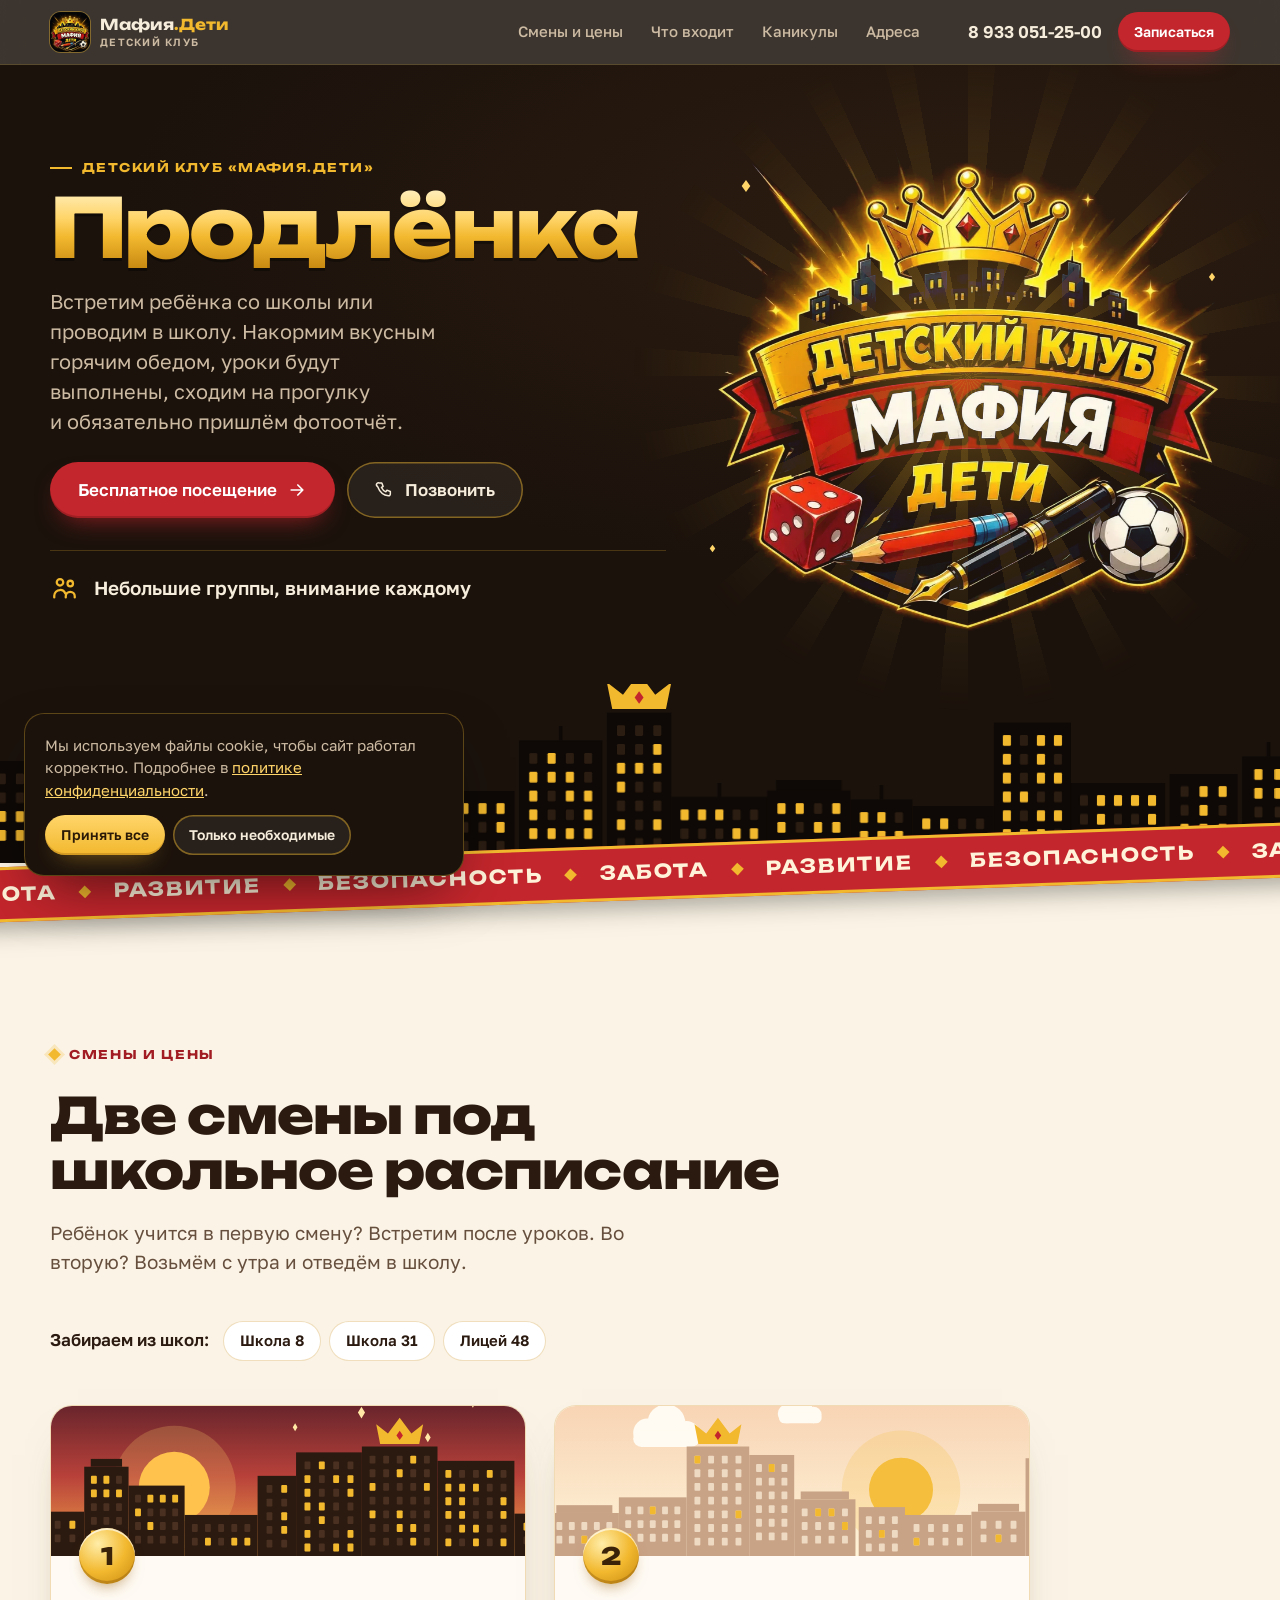
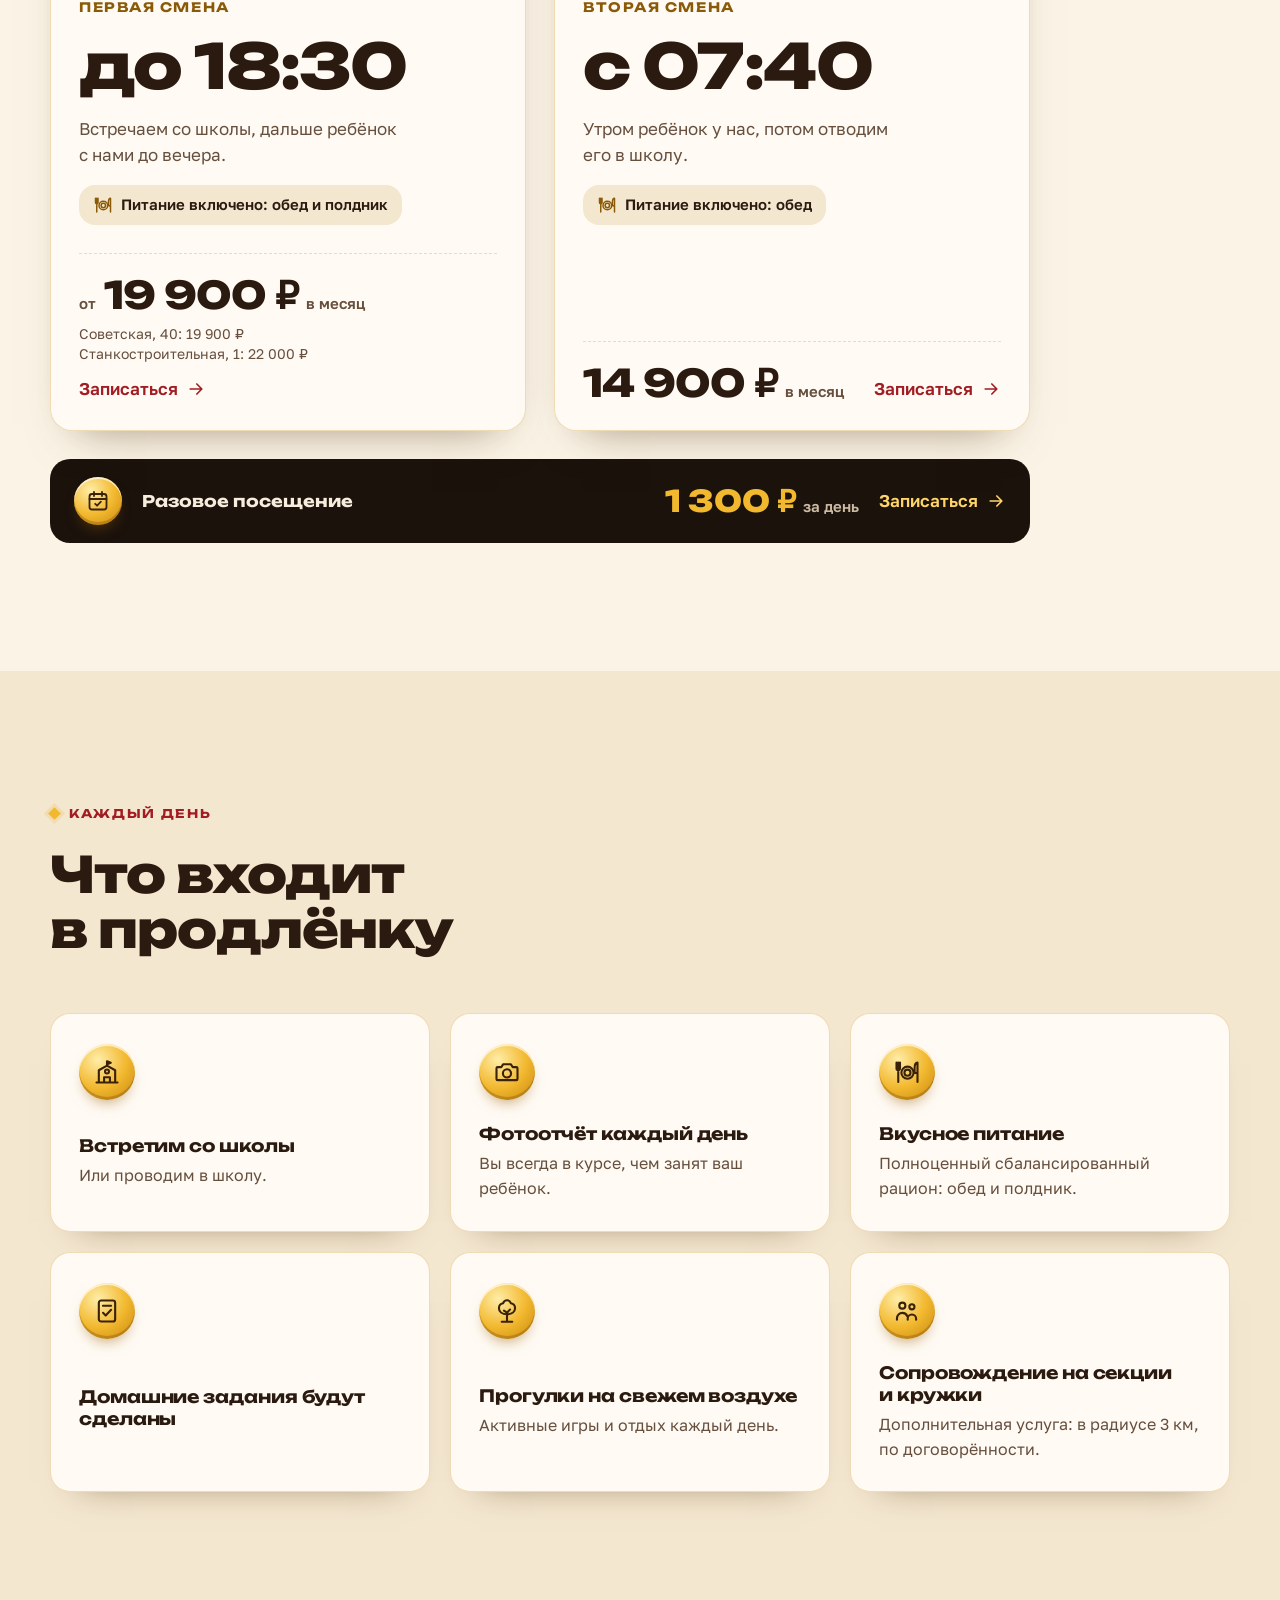
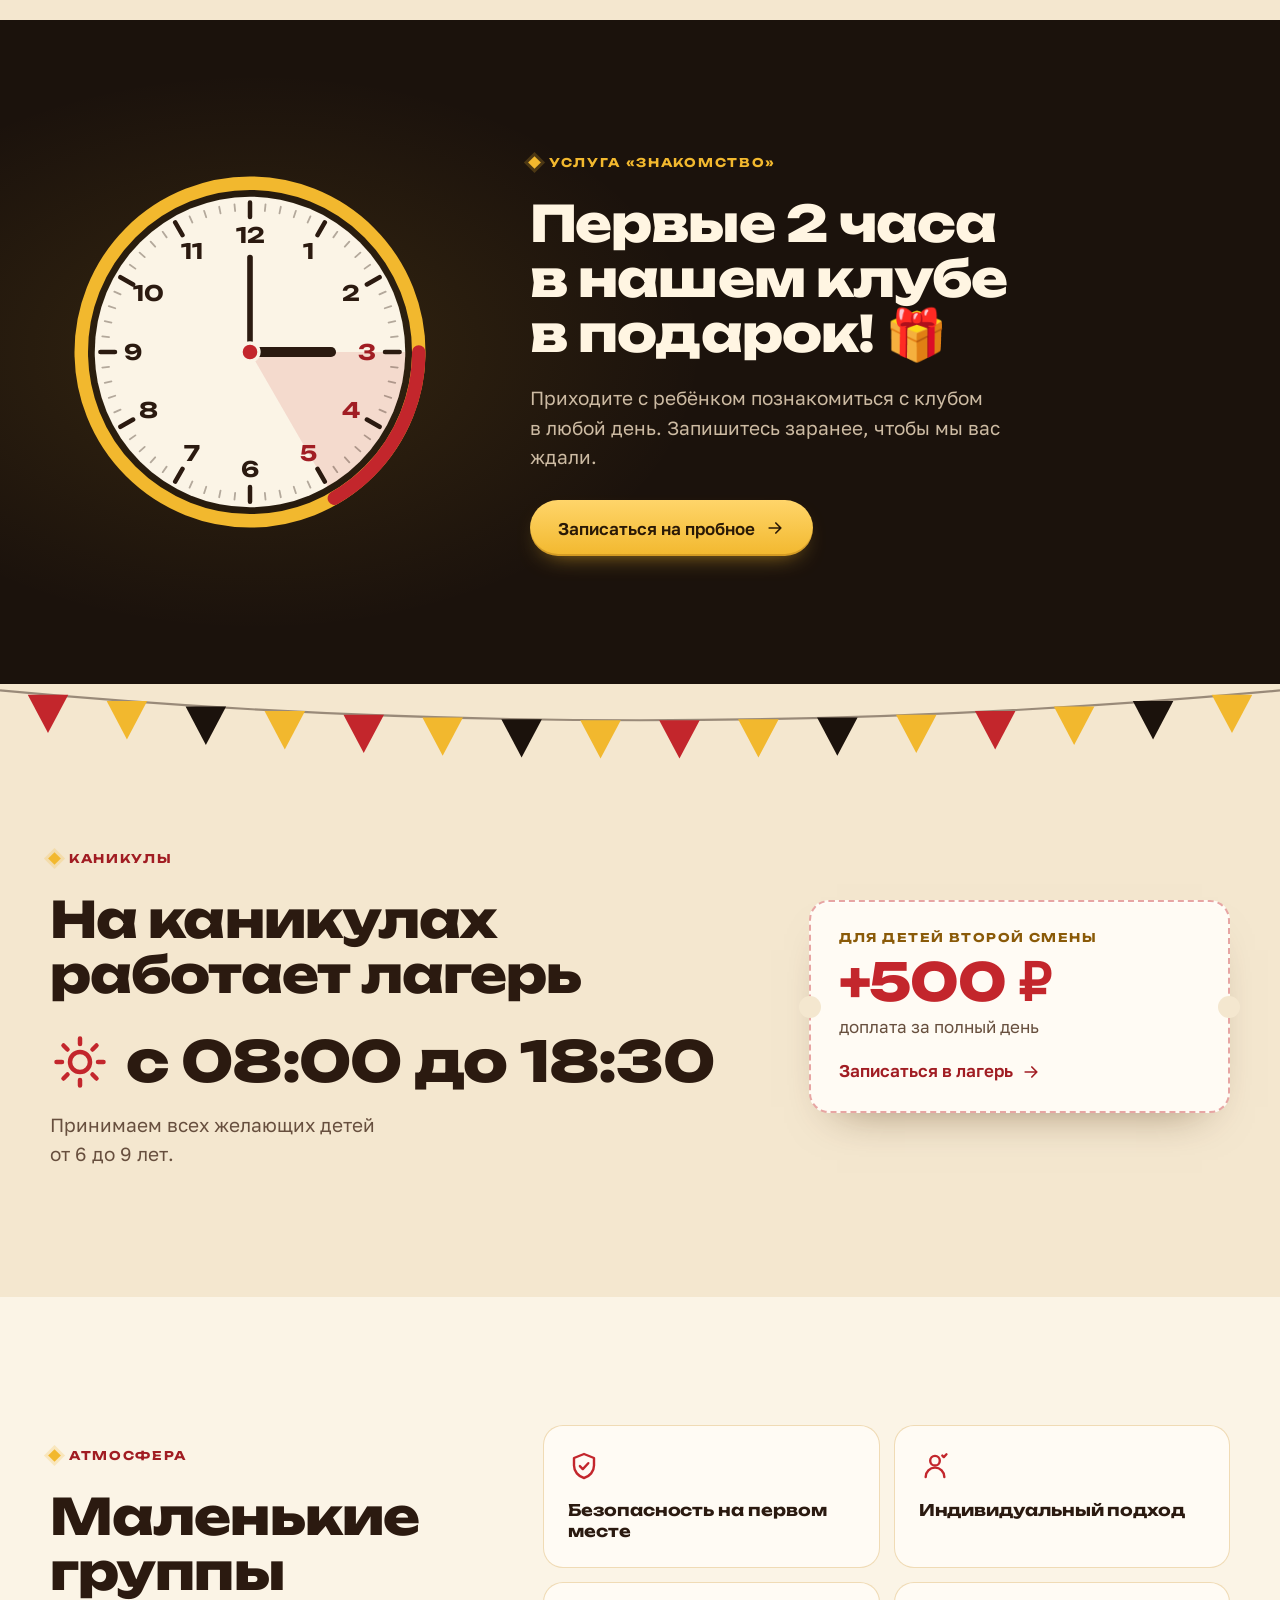
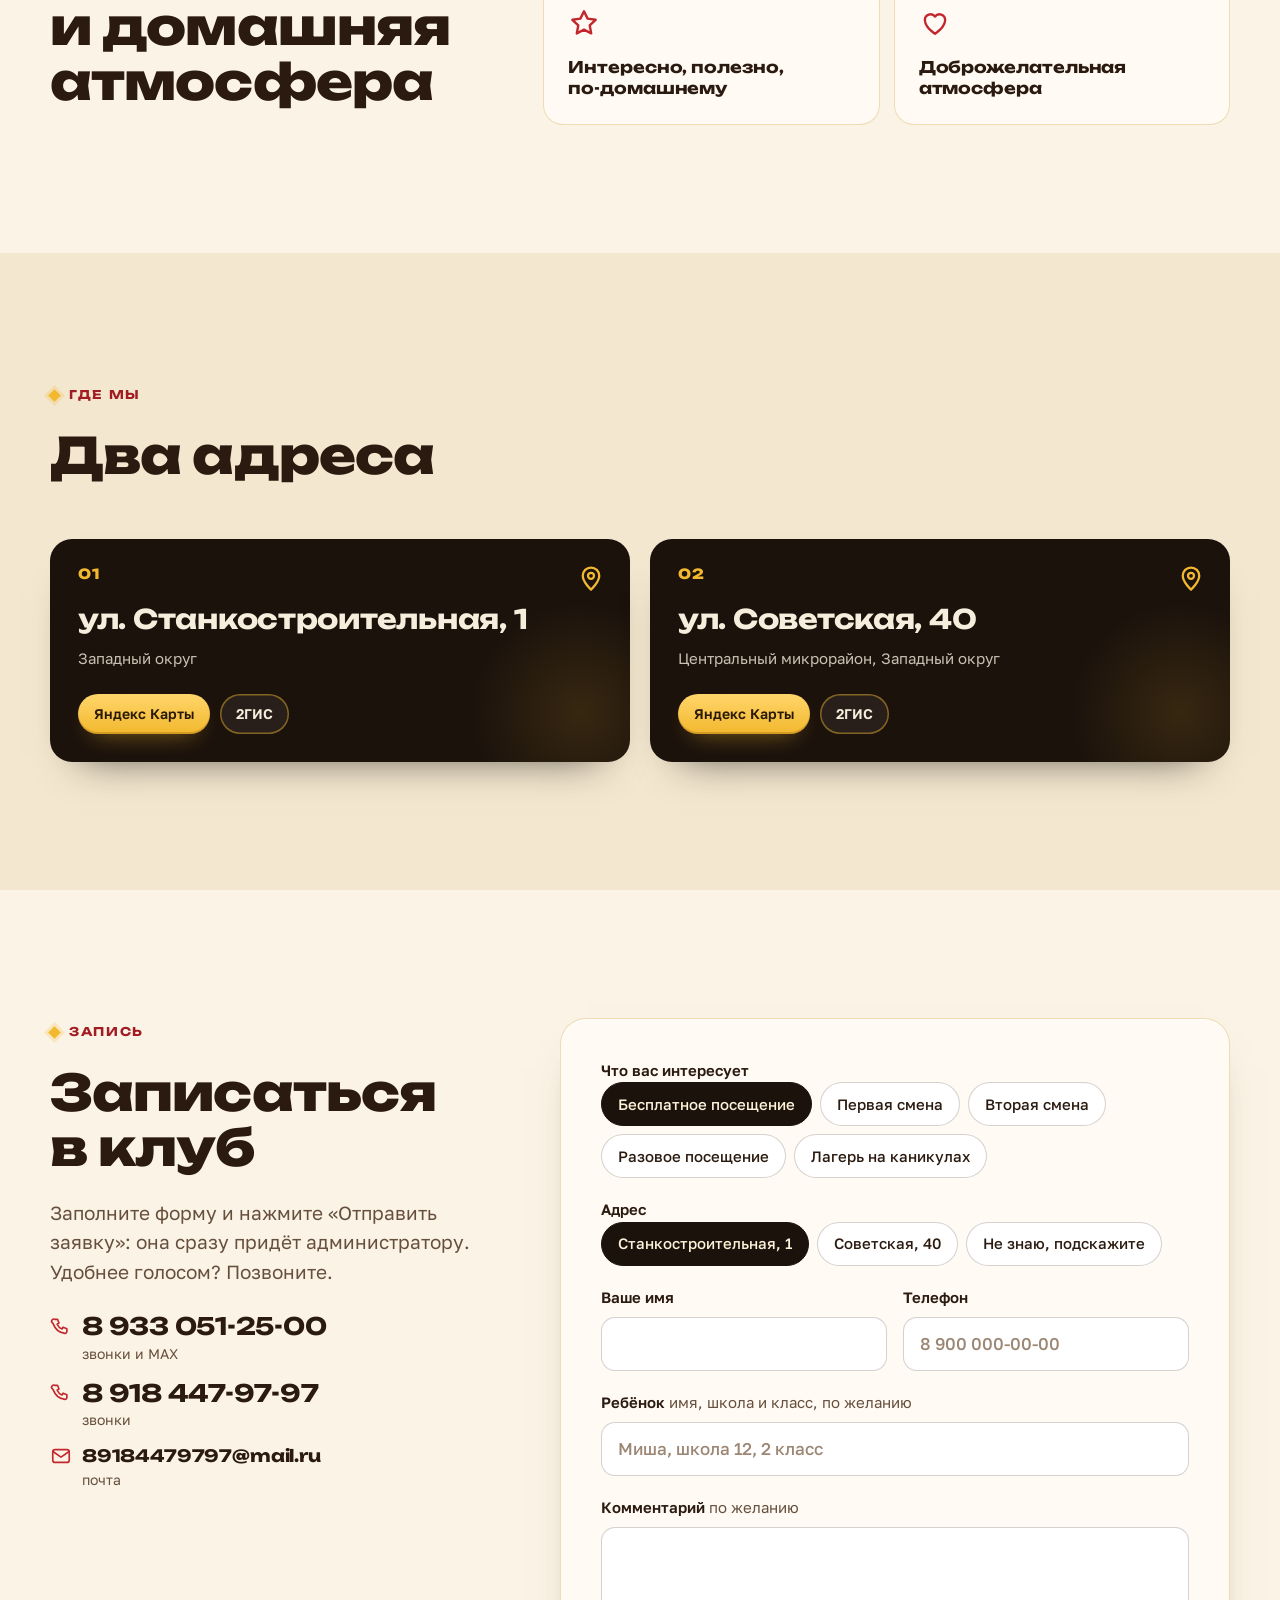
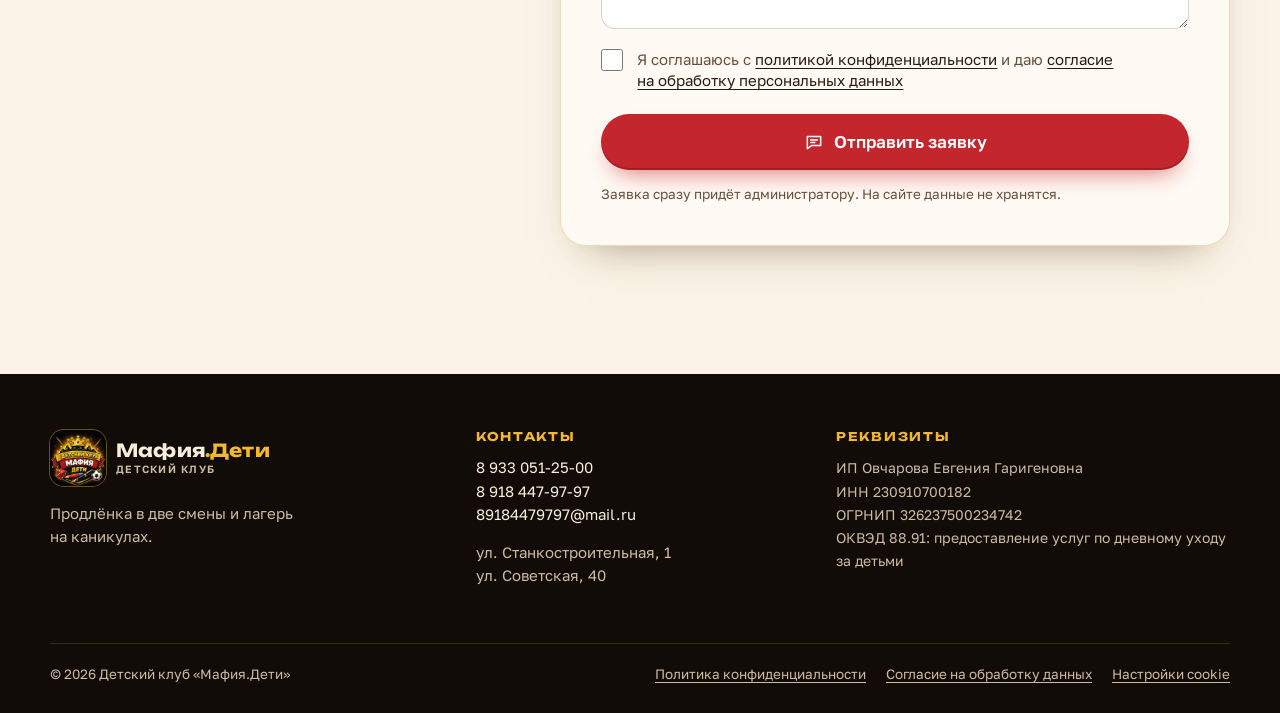
<file: index.html>
<!doctype html>
<html lang="ru">
<head>
<meta charset="utf-8">
<meta name="viewport" content="width=device-width, initial-scale=1">
<title>Продлёнка «Мафия.Дети» в Краснодаре: встретим со школы, накормим, погуляем</title>
<meta name="description" content="Детский клуб «Мафия.Дети» в Краснодаре. Продлёнка в две смены: встретим со школы или проводим в школу, горячий обед, уроки будут выполнены, прогулки и фотоотчёт. Небольшие группы, питание включено в стоимость. Забираем из школ 8, 31 и лицея 48. Первое посещение бесплатно.">
<meta name="theme-color" content="#1B120C">
<meta property="og:type" content="website">
<meta property="og:locale" content="ru_RU">
<meta property="og:title" content="Продлёнка «Мафия.Дети»">
<meta property="og:description" content="Встретим со школы или проводим в школу, накормим горячим обедом, уроки будут выполнены. Небольшие группы, первое посещение бесплатно.">
<!-- превью на GitHub Pages: при переезде на домен клиента поменять og:url и og:image и убрать noindex -->
<meta property="og:url" content="https://qcoldic.github.io/mafia-deti/">
<meta property="og:image" content="https://qcoldic.github.io/mafia-deti/assets/og.jpg">
<meta property="og:image:width" content="1200">
<meta property="og:image:height" content="630">
<meta name="twitter:card" content="summary_large_image">
<meta name="robots" content="noindex">
<link rel="canonical" href="https://qcoldic.github.io/mafia-deti/">
<link rel="icon" href="assets/favicon.svg" type="image/svg+xml">
<link rel="apple-touch-icon" href="assets/apple-touch-icon.png">
<link rel="preload" href="assets/fonts/unbounded-cyr.woff2" as="font" type="font/woff2" crossorigin>
<link rel="preload" href="assets/fonts/golos-cyr.woff2" as="font" type="font/woff2" crossorigin>
<link rel="stylesheet" href="styles.css">
<script>document.documentElement.classList.add('js')</script>
</head>
<body>

<!-- Иконки: обводка и заливка через currentColor, цвет задаёт внешний svg -->
<svg width="0" height="0" style="position:absolute" aria-hidden="true">
  <defs>
    <symbol id="i-school" viewBox="0 0 24 24" fill="none" stroke="currentColor" stroke-width="1.8" stroke-linecap="round" stroke-linejoin="round"><path d="M3 21h18M5 21V10.5L12 6.5l7 4V21M9.5 21v-4.5h5V21M12 6.5V2.8l3.2 1.3L12 5.4"/><circle cx="12" cy="11.6" r="1.7"/></symbol>
    <symbol id="i-camera" viewBox="0 0 24 24" fill="none" stroke="currentColor" stroke-width="1.8" stroke-linecap="round" stroke-linejoin="round"><path d="M4 7.8h3.1l1.7-2.5h6.4l1.7 2.5H20a1 1 0 0 1 1 1V18a1 1 0 0 1-1 1H4a1 1 0 0 1-1-1V8.8a1 1 0 0 1 1-1z"/><circle cx="12" cy="13.2" r="3.5"/></symbol>
    <symbol id="i-meal" viewBox="0 0 24 24" fill="none" stroke="currentColor" stroke-width="1.8" stroke-linecap="round" stroke-linejoin="round"><circle cx="12.4" cy="12.6" r="5.2"/><circle cx="12.4" cy="12.6" r="2.6"/><path d="M3 4v5a1.5 1.5 0 0 0 3 0V4M4.5 4v16.5M21 4c-1.5 0-2.5 2-2.5 5v3.8H21M21 4v16.5"/></symbol>
    <symbol id="i-book" viewBox="0 0 24 24" fill="none" stroke="currentColor" stroke-width="1.8" stroke-linecap="round" stroke-linejoin="round"><path d="M12 6.6C10 5 7 4.5 3.5 5v13.2c3.5-.5 6.5 0 8.5 1.6 2-1.6 5-2.1 8.5-1.6V5C17 4.5 14 5 12 6.6zM12 6.6v13.2"/></symbol>
    <symbol id="i-tree" viewBox="0 0 24 24" fill="none" stroke="currentColor" stroke-width="1.8" stroke-linecap="round" stroke-linejoin="round"><path d="M12 21.2v-6.4M12 14.8c-4.4 0-6.9-2.3-6.9-5.2 0-2.3 1.6-3.9 3.5-4.2C9.3 3.6 10.6 2.8 12 2.8s2.7.8 3.4 2.6c1.9.3 3.5 1.9 3.5 4.2 0 2.9-2.5 5.2-6.9 5.2zM9.4 11.6l2.6 1.8 2.6-2.6M7.5 21.2h9"/></symbol>
    <symbol id="i-kids" viewBox="0 0 24 24" fill="none" stroke="currentColor" stroke-width="1.8" stroke-linecap="round" stroke-linejoin="round"><circle cx="8" cy="7.4" r="2.6"/><circle cx="16.2" cy="8.4" r="2.2"/><path d="M3.4 19.5v-1.3A4.6 4.6 0 0 1 8 13.6a4.6 4.6 0 0 1 4.3 2.9M12.6 19.5v-.9a3.6 3.6 0 0 1 7.2 0v.9"/></symbol>
    <symbol id="i-shield" viewBox="0 0 24 24" fill="none" stroke="currentColor" stroke-width="1.8" stroke-linecap="round" stroke-linejoin="round"><path d="M12 3l7.5 3v5.6c0 4.5-3.2 8.2-7.5 9.4-4.3-1.2-7.5-4.9-7.5-9.4V6L12 3z"/><path d="M8.9 12.1l2.2 2.2 4.1-4.4"/></symbol>
    <symbol id="i-person" viewBox="0 0 24 24" fill="none" stroke="currentColor" stroke-width="1.8" stroke-linecap="round" stroke-linejoin="round"><circle cx="12" cy="8" r="3.6"/><path d="M5 20.2a7 7 0 0 1 14 0"/><path d="M17.5 4.2l1.1 1.1 2-2.1"/></symbol>
    <symbol id="i-star" viewBox="0 0 24 24" fill="none" stroke="currentColor" stroke-width="1.8" stroke-linecap="round" stroke-linejoin="round"><path d="M12 3.2l2.7 5.5 6 .9-4.4 4.2 1.1 6L12 17l-5.4 2.8 1.1-6-4.4-4.2 6-.9z"/></symbol>
    <symbol id="i-heart" viewBox="0 0 24 24" fill="none" stroke="currentColor" stroke-width="1.8" stroke-linecap="round" stroke-linejoin="round"><path d="M12 20s-7.6-4.6-7.6-10.2A4.3 4.3 0 0 1 12 7.1a4.3 4.3 0 0 1 7.6 2.7C19.6 15.4 12 20 12 20z"/></symbol>
    <symbol id="i-pin" viewBox="0 0 24 24" fill="none" stroke="currentColor" stroke-width="1.8" stroke-linecap="round" stroke-linejoin="round"><path d="M12 21.3s-6.6-6.1-6.6-11.1a6.6 6.6 0 0 1 13.2 0c0 5-6.6 11.1-6.6 11.1z"/><circle cx="12" cy="10.2" r="2.4"/></symbol>
    <symbol id="i-phone" viewBox="0 0 24 24" fill="none" stroke="currentColor" stroke-width="1.8" stroke-linecap="round" stroke-linejoin="round"><path d="M5.1 3.6h3.1l1.6 4.1-2 1.3a10.4 10.4 0 0 0 5.2 5.2l1.3-2 4.1 1.6v3.1a2 2 0 0 1-2.2 2C9.6 18.4 5.6 14.4 3.1 7.8a2 2 0 0 1 2-4.2z"/></symbol>
    <symbol id="i-mail" viewBox="0 0 24 24" fill="none" stroke="currentColor" stroke-width="1.8" stroke-linecap="round" stroke-linejoin="round"><rect x="3" y="5" width="18" height="14" rx="2.5"/><path d="M3.6 7.4 12 13.2l8.4-5.8"/></symbol>
    <symbol id="i-sun" viewBox="0 0 24 24" fill="none" stroke="currentColor" stroke-width="1.8" stroke-linecap="round" stroke-linejoin="round"><circle cx="12" cy="12" r="4"/><path d="M12 2.6v2.2M12 19.2v2.2M2.6 12h2.2M19.2 12h2.2M5.4 5.4L7 7M17 17l1.6 1.6M5.4 18.6L7 17M17 7l1.6-1.6"/></symbol>
    <symbol id="i-chat" viewBox="0 0 24 24" fill="none" stroke="currentColor" stroke-width="1.8" stroke-linecap="round" stroke-linejoin="round"><path d="M4 5.5h16v10.6H9.4L4 20V5.5z"/><path d="M8 9.6h8M8 12.6h5"/></symbol>
    <symbol id="i-copy" viewBox="0 0 24 24" fill="none" stroke="currentColor" stroke-width="1.8" stroke-linecap="round" stroke-linejoin="round"><rect x="8.5" y="8.5" width="11.5" height="11.5" rx="2"/><path d="M15.5 8.5V5a1 1 0 0 0-1-1H5a1 1 0 0 0-1 1v9.5a1 1 0 0 0 1 1h3.5"/></symbol>
    <symbol id="i-arrow" viewBox="0 0 24 24" fill="none" stroke="currentColor" stroke-width="2" stroke-linecap="round" stroke-linejoin="round"><path d="M5 12h14M13 6l6 6-6 6"/></symbol>
    <symbol id="i-homework" viewBox="0 0 24 24" fill="none" stroke="currentColor" stroke-width="1.8" stroke-linecap="round" stroke-linejoin="round"><rect x="5" y="3" width="14" height="18" rx="2"/><path d="M8.5 7.5h7M8.6 13.6l2.3 2.3 4.6-4.9"/></symbol>
    <symbol id="i-calendar" viewBox="0 0 24 24" fill="none" stroke="currentColor" stroke-width="1.8" stroke-linecap="round" stroke-linejoin="round"><rect x="3.5" y="5" width="17" height="15.5" rx="2.5"/><path d="M3.5 10h17M8 3v4M16 3v4M9.2 14.8l1.9 1.9 3.8-4"/></symbol>
    <symbol id="s-diamond" viewBox="0 0 24 24"><path fill="currentColor" d="M12 1.8l7.4 10.2L12 22.2 4.6 12z"/></symbol>
  </defs>
</svg>

<a class="skip" href="#main">К содержимому</a>

<header class="top">
  <div class="wrap top-row">
    <a class="brand" href="#" aria-label="Мафия.Дети, на главную">
      <img src="assets/img/logo-160.webp" width="40" height="40" alt="">
      <span class="brand-text"><b>Мафия<span>.Дети</span></b><small>детский клуб</small></span>
    </a>
    <nav class="nav" aria-label="Разделы">
      <a href="#smeny">Смены и цены</a>
      <a href="#den">Что входит</a>
      <a href="#kanikuly">Каникулы</a>
      <a href="#adresa">Адреса</a>
    </nav>
    <div class="top-actions">
      <a class="top-phone" href="tel:+79330512500">8 933 051-25-00</a>
      <a class="btn btn-ghost-dark btn-sm btn-icon top-call" href="tel:+79330512500" aria-label="Позвонить: 8 933 051-25-00"><svg class="ico" aria-hidden="true"><use href="#i-phone"/></svg></a>
      <a class="btn btn-red btn-sm" href="#zapis">Записаться</a>
    </div>
  </div>
</header>

<main id="main">

  <!-- Первый экран: ночной город из логотипа, окна загораются -->
  <section class="hero">
    <div class="wrap hero-grid">
      <div class="hero-art" aria-hidden="true">
        <div class="rays"></div>
        <div class="glow"></div>
        <img src="assets/img/logo-900.webp" srcset="assets/img/logo-480.webp 480w, assets/img/logo-900.webp 900w" sizes="(min-width: 960px) 520px, 62vw" width="900" height="900" alt="" fetchpriority="high">
        <svg class="spark s1"><use href="#s-diamond"/></svg>
        <svg class="spark s2"><use href="#s-diamond"/></svg>
        <svg class="spark s3"><use href="#s-diamond"/></svg>
      </div>
      <div class="hero-copy">
        <p class="eyebrow">Детский клуб «Мафия.Дети»</p>
        <h1>Продлёнка</h1>
        <p class="lead">Встретим ребёнка со&nbsp;школы или проводим в&nbsp;школу. Накормим вкусным горячим обедом, уроки будут выполнены, сходим на&nbsp;прогулку и&nbsp;обязательно пришлём фотоотчёт.</p>
        <div class="hero-cta">
          <a class="btn btn-red btn-lg" href="#zapis" data-want="Бесплатное посещение">Бесплатное посещение <svg class="ico" aria-hidden="true"><use href="#i-arrow"/></svg></a>
          <a class="btn btn-ghost-dark btn-lg" href="tel:+79330512500"><svg class="ico" aria-hidden="true"><use href="#i-phone"/></svg> Позвонить</a>
        </div>
        <div class="facts">
          <svg class="ico" aria-hidden="true"><use href="#i-kids"/></svg>
          <p class="facts-text">Небольшие группы, внимание каждому</p>
        </div>
      </div>
    </div>
    <svg class="skyline" viewBox="0 0 1440 200" preserveAspectRatio="xMidYMax slice" aria-hidden="true"></svg>
  </section>

  <div class="ribbon-wrap" aria-hidden="true">
    <div class="ribbon">
      <div class="ribbon-track">
        <span>Забота</span><span>Развитие</span><span>Безопасность</span><span>Забота</span><span>Развитие</span><span>Безопасность</span><span>Забота</span><span>Развитие</span><span>Безопасность</span>
        <span>Забота</span><span>Развитие</span><span>Безопасность</span><span>Забота</span><span>Развитие</span><span>Безопасность</span><span>Забота</span><span>Развитие</span><span>Безопасность</span>
      </div>
    </div>
  </div>

  <!-- Смены и цены: у каждой смены своё время суток над городом. Первая до вечера, вторая с утра -->
  <section class="sec" id="smeny">
    <div class="wrap">
      <div class="sec-head rv">
        <p class="tag">Смены и цены</p>
        <h2>Две смены под школьное расписание</h2>
        <p>Ребёнок учится в первую смену? Встретим после уроков. Во вторую? Возьмём с&nbsp;утра и&nbsp;отведём в&nbsp;школу.</p>
      </div>
      <div class="schools rv">
        <p class="schools-label">Забираем из&nbsp;школ:</p>
        <ul class="schools-list"><li>Школа&nbsp;8</li><li>Школа&nbsp;31</li><li>Лицей&nbsp;48</li></ul>
      </div>
      <div class="shifts">
        <article class="shift rv">
          <svg class="scene scene--evening" viewBox="0 0 400 150" preserveAspectRatio="xMidYMax slice" aria-hidden="true">
            <defs><linearGradient id="sky-evening" x1="0" y1="0" x2="0" y2="1"><stop offset="0" stop-color="#4A1A26"/><stop offset=".55" stop-color="#B8413A"/><stop offset="1" stop-color="#F2A548"/></linearGradient></defs>
            <rect width="400" height="150" fill="url(#sky-evening)"/>
            <path class="star" d="M262 24l3 5-3 5-3-5zM318 46l2.4 4-2.4 4-2.4-4zM356 18l2 3.4-2 3.4-2-3.4zM206 38l2 3.4-2 3.4-2-3.4z"/>
            <g class="sun"><circle cx="104" cy="92" r="52" fill="#FFD56A" opacity=".22"/><circle cx="104" cy="92" r="30" fill="#FFC24D"/></g>
            <g class="city" data-city="evening"></g>
          </svg>
          <div class="shift-body">
            <span class="coin shift-num" aria-hidden="true">1</span>
            <h3 class="kicker">Первая смена</h3>
            <p class="time">до 18:30</p>
            <p class="shift-text">Встречаем со школы, дальше ребёнок с&nbsp;нами до&nbsp;вечера.</p>
            <p class="incl"><svg class="ico" aria-hidden="true"><use href="#i-meal"/></svg> Питание включено: обед и&nbsp;полдник</p>
            <div class="shift-foot">
              <div class="price-box">
                <p class="price"><small>от</small> 19&nbsp;900&nbsp;₽ <small>в&nbsp;месяц</small></p>
                <p class="price-note">Советская,&nbsp;40: 19&nbsp;900&nbsp;₽<br>Станкостроительная,&nbsp;1: 22&nbsp;000&nbsp;₽</p>
              </div>
              <a class="link-arrow" href="#zapis" data-want="Первая смена">Записаться <svg class="ico" aria-hidden="true"><use href="#i-arrow"/></svg></a>
            </div>
          </div>
        </article>
        <article class="shift rv">
          <svg class="scene scene--morning" viewBox="0 0 400 150" preserveAspectRatio="xMidYMax slice" aria-hidden="true">
            <defs><linearGradient id="sky-morning" x1="0" y1="0" x2="0" y2="1"><stop offset="0" stop-color="#F6CFAE"/><stop offset="1" stop-color="#FFF3D8"/></linearGradient></defs>
            <rect width="400" height="150" fill="url(#sky-morning)"/>
            <g class="sun"><circle cx="292" cy="94" r="50" fill="#F2B82E" opacity=".2"/><circle cx="292" cy="94" r="27" fill="#F5BE3C"/></g>
            <g class="cloud"><circle cx="78" cy="46" r="12"/><circle cx="94" cy="38" r="16"/><circle cx="111" cy="47" r="11"/><rect x="66" y="44" width="56" height="14" rx="7"/></g>
            <g class="cloud"><circle cx="196" cy="30" r="8"/><circle cx="207" cy="25" r="10"/><circle cx="218" cy="31" r="7"/><rect x="189" y="29" width="36" height="9" rx="4.5"/></g>
            <g class="city" data-city="morning"></g>
          </svg>
          <div class="shift-body">
            <span class="coin shift-num" aria-hidden="true">2</span>
            <h3 class="kicker">Вторая смена</h3>
            <p class="time">с 07:40</p>
            <p class="shift-text">Утром ребёнок у&nbsp;нас, потом отводим его в&nbsp;школу.</p>
            <p class="incl"><svg class="ico" aria-hidden="true"><use href="#i-meal"/></svg> Питание включено: обед</p>
            <div class="shift-foot">
              <p class="price">14&nbsp;900&nbsp;₽ <small>в&nbsp;месяц</small></p>
              <a class="link-arrow" href="#zapis" data-want="Вторая смена">Записаться <svg class="ico" aria-hidden="true"><use href="#i-arrow"/></svg></a>
            </div>
          </div>
        </article>
      </div>
      <div class="dayrate rv">
        <span class="coin" aria-hidden="true"><svg><use href="#i-calendar"/></svg></span>
        <p class="dayrate-label">Разовое посещение</p>
        <p class="dayrate-price">1&nbsp;300&nbsp;₽ <small>за&nbsp;день</small></p>
        <a class="link-arrow" href="#zapis" data-want="Разовое посещение">Записаться <svg class="ico" aria-hidden="true"><use href="#i-arrow"/></svg></a>
      </div>
    </div>
  </section>

  <!-- Что входит в день -->
  <section class="sec sec--tint" id="den">
    <div class="wrap">
      <div class="sec-head rv">
        <p class="tag">Каждый день</p>
        <h2>Что входит в&nbsp;продлёнку</h2>
      </div>
      <ul class="tiles">
        <li class="tile rv"><span class="coin"><svg aria-hidden="true"><use href="#i-school"/></svg></span><div><h3>Встретим со школы</h3><p>Или проводим в&nbsp;школу.</p></div></li>
        <li class="tile rv"><span class="coin"><svg aria-hidden="true"><use href="#i-camera"/></svg></span><div><h3>Фотоотчёт каждый день</h3><p>Вы всегда в&nbsp;курсе, чем занят ваш ребёнок.</p></div></li>
        <li class="tile rv"><span class="coin"><svg aria-hidden="true"><use href="#i-meal"/></svg></span><div><h3>Вкусное питание</h3><p>Полноценный сбалансированный рацион: обед и&nbsp;полдник.</p></div></li>
        <li class="tile rv"><span class="coin"><svg aria-hidden="true"><use href="#i-homework"/></svg></span><div><h3>Домашние задания будут сделаны</h3></div></li>
        <li class="tile rv"><span class="coin"><svg aria-hidden="true"><use href="#i-tree"/></svg></span><div><h3>Прогулки на&nbsp;свежем воздухе</h3><p>Активные игры и&nbsp;отдых каждый день.</p></div></li>
        <li class="tile rv"><span class="coin"><svg aria-hidden="true"><use href="#i-kids"/></svg></span><div><h3>Сопровождение на&nbsp;секции и&nbsp;кружки</h3><p>Дополнительная услуга: в&nbsp;радиусе 3&nbsp;км, по&nbsp;договорённости.</p></div></li>
      </ul>
    </div>
  </section>

  <!-- Услуга «Знакомство»: картинка часов с выделенными двумя часами, время текстом клиент убрал -->
  <section class="sec trial" id="probnoe">
    <div class="wrap trial-grid">
      <svg class="clock rv" viewBox="0 0 320 320" role="img" aria-label="Часы: первые 2 часа в подарок">
        <circle class="clock-rim" cx="160" cy="160" r="150"/>
        <circle class="clock-face" cx="160" cy="160" r="138"/>
        <path class="clock-slice" d="M160 160L298 160A138 138 0 0 1 229 279.5Z"/>
        <path class="clock-ticks" d="M173.8 28.7L173.2 34.7M187.4 30.9L186.2 36.8M200.8 34.5L198.9 40.2M213.7 39.4L211.2 44.9M237.6 53.2L234.1 58.1M248.3 61.9L244.3 66.4M258.1 71.7L253.6 75.7M266.8 82.4L261.9 85.9M280.6 106.3L275.1 108.8M285.5 119.2L279.8 121.1M289.1 132.6L283.2 133.8M291.3 146.2L285.3 146.8M291.3 173.8L285.3 173.2M289.1 187.4L283.2 186.2M285.5 200.8L279.8 198.9M280.6 213.7L275.1 211.2M266.8 237.6L261.9 234.1M258.1 248.3L253.6 244.3M248.3 258.1L244.3 253.6M237.6 266.8L234.1 261.9M213.7 280.6L211.2 275.1M200.8 285.5L198.9 279.8M187.4 289.1L186.2 283.2M173.8 291.3L173.2 285.3M146.2 291.3L146.8 285.3M132.6 289.1L133.8 283.2M119.2 285.5L121.1 279.8M106.3 280.6L108.8 275.1M82.4 266.8L85.9 261.9M71.7 258.1L75.7 253.6M61.9 248.3L66.4 244.3M53.2 237.6L58.1 234.1M39.4 213.7L44.9 211.2M34.5 200.8L40.2 198.9M30.9 187.4L36.8 186.2M28.7 173.8L34.7 173.2M28.7 146.2L34.7 146.8M30.9 132.6L36.8 133.8M34.5 119.2L40.2 121.1M39.4 106.3L44.9 108.8M53.2 82.4L58.1 85.9M61.9 71.7L66.4 75.7M71.7 61.9L75.7 66.4M82.4 53.2L85.9 58.1M106.3 39.4L108.8 44.9M119.2 34.5L121.1 40.2M132.6 30.9L133.8 36.8M146.2 28.7L146.8 34.7"/>
        <path class="clock-hours" d="M160.0 27.0L160.0 40.0M226.5 44.8L220.0 56.1M275.2 93.5L263.9 100.0M293.0 160.0L280.0 160.0M275.2 226.5L263.9 220.0M226.5 275.2L220.0 263.9M160.0 293.0L160.0 280.0M93.5 275.2L100.0 263.9M44.8 226.5L56.1 220.0M27.0 160.0L40.0 160.0M44.8 93.5L56.1 100.0M93.5 44.8L100.0 56.1"/>
        <g class="clock-nums">
          <text x="212.0" y="76.9">1</text><text x="250.1" y="115.0">2</text><text class="hl" x="264.0" y="167.0">3</text><text class="hl" x="250.1" y="219.0">4</text><text class="hl" x="212.0" y="257.1">5</text><text x="160.0" y="271.0">6</text><text x="108.0" y="257.1">7</text><text x="69.9" y="219.0">8</text><text x="56.0" y="167.0">9</text><text x="69.9" y="115.0">10</text><text x="108.0" y="76.9">11</text><text x="160.0" y="63.0">12</text>
        </g>
        <path class="clock-arc" d="M310 160A150 150 0 0 1 235 289.9" pathLength="100"/>
        <line class="hand hand-h" x1="160" y1="160" x2="232" y2="160"/>
        <line class="hand hand-m" x1="160" y1="160" x2="160" y2="76"/>
        <circle class="clock-cap" cx="160" cy="160" r="8"/>
      </svg>
      <div class="trial-copy rv">
        <p class="tag">Услуга «Знакомство»</p>
        <h2>Первые 2&nbsp;часа в&nbsp;нашем клубе<br>в&nbsp;подарок!&nbsp;<span aria-hidden="true">🎁</span></h2>
        <p>Приходите с&nbsp;ребёнком познакомиться с&nbsp;клубом в&nbsp;любой день. Запишитесь заранее, чтобы мы вас ждали.</p>
        <a class="btn btn-gold btn-lg" href="#zapis" data-want="Бесплатное посещение">Записаться на&nbsp;пробное <svg class="ico" aria-hidden="true"><use href="#i-arrow"/></svg></a>
      </div>
    </div>
  </section>

  <!-- Каникулы: лагерь -->
  <section class="sec camp" id="kanikuly">
    <svg class="garland" viewBox="0 0 1200 80" preserveAspectRatio="xMidYMin slice" aria-hidden="true">
      <path class="garland-rope" d="M0 6 Q600 62 1200 6"/>
      <path fill="#C3262C" d="M26 10.0L64 10.0L45 46.0Z"/><path fill="#F2B82E" d="M100 16.0L138 16.0L119 52.0Z"/><path fill="#1B120C" d="M174 21.1L212 21.1L193 57.1Z"/><path fill="#F2B82E" d="M248 25.4L286 25.4L267 61.4Z"/><path fill="#C3262C" d="M322 28.8L360 28.8L341 64.8Z"/><path fill="#F2B82E" d="M396 31.3L434 31.3L415 67.3Z"/><path fill="#1B120C" d="M470 33.0L508 33.0L489 69.0Z"/><path fill="#F2B82E" d="M544 33.9L582 33.9L563 69.9Z"/><path fill="#C3262C" d="M618 33.9L656 33.9L637 69.9Z"/><path fill="#F2B82E" d="M692 33.0L730 33.0L711 69.0Z"/><path fill="#1B120C" d="M766 31.3L804 31.3L785 67.3Z"/><path fill="#F2B82E" d="M840 28.8L878 28.8L859 64.8Z"/><path fill="#C3262C" d="M914 25.4L952 25.4L933 61.4Z"/><path fill="#F2B82E" d="M988 21.1L1026 21.1L1007 57.1Z"/><path fill="#1B120C" d="M1062 16.0L1100 16.0L1081 52.0Z"/><path fill="#F2B82E" d="M1136 10.0L1174 10.0L1155 46.0Z"/>
    </svg>
    <div class="wrap camp-grid">
      <div class="camp-copy rv">
        <p class="tag">Каникулы</p>
        <h2>На&nbsp;каникулах работает лагерь</h2>
        <p class="camp-time"><svg class="ico" aria-hidden="true"><use href="#i-sun"/></svg><span>с&nbsp;08:00 до&nbsp;18:30</span></p>
        <p class="camp-age">Принимаем всех желающих детей от&nbsp;6 до&nbsp;9&nbsp;лет.</p>
      </div>
      <div class="ticket rv">
        <p class="ticket-label">Для детей второй смены</p>
        <p class="ticket-sum">+500&nbsp;₽</p>
        <p class="ticket-note">доплата за&nbsp;полный день</p>
        <a class="link-arrow" href="#zapis" data-want="Лагерь на каникулах">Записаться в&nbsp;лагерь <svg class="ico" aria-hidden="true"><use href="#i-arrow"/></svg></a>
      </div>
    </div>
  </section>

  <!-- Принципы -->
  <section class="sec" id="kak">
    <div class="wrap trust">
      <div class="trust-head rv">
        <p class="tag">Атмосфера</p>
        <h2>Маленькие группы и&nbsp;домашняя атмосфера</h2>
      </div>
      <ul class="principles">
        <li class="pr rv"><svg class="ico" aria-hidden="true"><use href="#i-shield"/></svg><span>Безопасность на&nbsp;первом месте</span></li>
        <li class="pr rv"><svg class="ico" aria-hidden="true"><use href="#i-person"/></svg><span>Индивидуальный подход</span></li>
        <li class="pr rv"><svg class="ico" aria-hidden="true"><use href="#i-star"/></svg><span>Интересно, полезно, <span class="nw">по-домашнему</span></span></li>
        <li class="pr rv"><svg class="ico" aria-hidden="true"><use href="#i-heart"/></svg><span>Доброжелательная атмосфера</span></li>
      </ul>
    </div>
  </section>

  <!-- Адреса -->
  <section class="sec sec--tint" id="adresa">
    <div class="wrap">
      <div class="sec-head rv">
        <p class="tag">Где мы</p>
        <h2>Два адреса</h2>
      </div>
      <div class="addr">
        <article class="acard rv">
          <span class="acard-num">01</span>
          <svg class="acard-pin" aria-hidden="true"><use href="#i-pin"/></svg>
          <h3>ул. Станкостроительная,&nbsp;1</h3>
          <p class="acard-area">Западный&nbsp;округ</p>
          <div class="acard-links">
            <a class="btn btn-gold btn-sm" href="https://yandex.ru/maps/?text=Краснодар,%20улица%20Станкостроительная,%201" target="_blank" rel="noopener">Яндекс Карты</a>
            <a class="btn btn-ghost-dark btn-sm" href="https://2gis.ru/search/Краснодар,%20улица%20Станкостроительная,%201" target="_blank" rel="noopener">2ГИС</a>
          </div>
        </article>
        <article class="acard rv">
          <span class="acard-num">02</span>
          <svg class="acard-pin" aria-hidden="true"><use href="#i-pin"/></svg>
          <h3>ул.&nbsp;Советская, 40</h3>
          <p class="acard-area">Центральный микрорайон, Западный&nbsp;округ</p>
          <div class="acard-links">
            <a class="btn btn-gold btn-sm" href="https://yandex.ru/maps/?text=Краснодар,%20улица%20Советская,%2040" target="_blank" rel="noopener">Яндекс Карты</a>
            <a class="btn btn-ghost-dark btn-sm" href="https://2gis.ru/search/Краснодар,%20улица%20Советская,%2040" target="_blank" rel="noopener">2ГИС</a>
          </div>
        </article>
      </div>
    </div>
  </section>

  <!-- Запись: форма шлёт заявку в api/lead.php (почта и MAX). Нет сервера или сбой: собирает текст, родитель отправляет его сам -->
  <section class="sec book" id="zapis">
    <div class="wrap book-grid">
      <div class="book-copy rv">
        <p class="tag">Запись</p>
        <h2>Записаться в&nbsp;клуб</h2>
        <p id="bookLead">Заполните форму и&nbsp;нажмите «Отправить заявку»: она сразу придёт администратору. Удобнее голосом? Позвоните.</p>
        <ul class="phones">
          <li><a href="tel:+79330512500"><svg class="ico" aria-hidden="true"><use href="#i-phone"/></svg>8 933 051-25-00</a><span>звонки и&nbsp;MAX</span></li>
          <li><a href="tel:+79184479797"><svg class="ico" aria-hidden="true"><use href="#i-phone"/></svg>8 918 447-97-97</a><span>звонки</span></li>
          <li><a class="phones-mail" href="mailto:89184479797@mail.ru"><svg class="ico" aria-hidden="true"><use href="#i-mail"/></svg>89184479797@mail.ru</a><span>почта</span></li>
        </ul>
      </div>

      <form class="form rv" id="bookForm" novalidate>
        <div class="form-body">
          <fieldset class="field">
            <legend class="legend">Что вас интересует</legend>
            <div class="chips">
              <label class="chip"><input type="radio" name="want" value="Бесплатное посещение" checked><span>Бесплатное посещение</span></label>
              <label class="chip"><input type="radio" name="want" value="Первая смена"><span>Первая смена</span></label>
              <label class="chip"><input type="radio" name="want" value="Вторая смена"><span>Вторая смена</span></label>
              <label class="chip"><input type="radio" name="want" value="Разовое посещение"><span>Разовое посещение</span></label>
              <label class="chip"><input type="radio" name="want" value="Лагерь на каникулах"><span>Лагерь на&nbsp;каникулах</span></label>
            </div>
          </fieldset>
          <fieldset class="field">
            <legend class="legend">Адрес</legend>
            <div class="chips">
              <label class="chip"><input type="radio" name="place" value="ул. Станкостроительная, 1" checked><span>Станкостроительная, 1</span></label>
              <label class="chip"><input type="radio" name="place" value="ул. Советская, 40"><span>Советская, 40</span></label>
              <label class="chip"><input type="radio" name="place" value="Подскажите, какой ближе"><span>Не знаю, подскажите</span></label>
            </div>
          </fieldset>
          <div class="row2">
            <div class="field">
              <label for="f-name">Ваше имя</label>
              <input class="input" id="f-name" name="name" type="text" autocomplete="given-name" maxlength="100" required aria-describedby="e-name">
              <p class="err" id="e-name" aria-live="polite"></p>
            </div>
            <div class="field">
              <label for="f-phone">Телефон</label>
              <input class="input" id="f-phone" name="phone" type="tel" inputmode="tel" autocomplete="tel" placeholder="8 900 000-00-00" required aria-describedby="e-phone">
              <p class="err" id="e-phone" aria-live="polite"></p>
            </div>
          </div>
          <div class="field">
            <label for="f-child">Ребёнок <span class="opt">имя, школа и&nbsp;класс, по желанию</span></label>
            <input class="input" id="f-child" name="child" type="text" autocomplete="off" maxlength="200" placeholder="Миша, школа 12, 2 класс">
          </div>
          <div class="field">
            <label for="f-note">Комментарий <span class="opt">по желанию</span></label>
            <textarea class="input" id="f-note" name="note" rows="3" maxlength="1000"></textarea>
          </div>
          <!-- Ловушка для ботов: человек этого поля не видит -->
          <div class="hp" aria-hidden="true"><label>Это поле заполнять не нужно <input type="text" name="hp_field" tabindex="-1" autocomplete="off"></label></div>
          <label class="check">
            <input type="checkbox" name="agree" id="f-agree" required aria-describedby="e-agree">
            <span>Я&nbsp;соглашаюсь с&nbsp;<a href="privacy.html" target="_blank">политикой конфиденциальности</a> и&nbsp;даю <a href="consent.html" target="_blank">согласие на&nbsp;обработку персональных данных</a></span>
          </label>
          <p class="err" id="e-agree" aria-live="polite"></p>
          <button class="btn btn-red btn-lg btn-block" type="submit" id="bookSubmit"><svg class="ico" aria-hidden="true"><use href="#i-chat"/></svg> <span id="bookSubmitLabel">Отправить заявку</span></button>
          <p class="form-note" id="bookNote">Заявка сразу придёт администратору. На&nbsp;сайте данные не&nbsp;хранятся.</p>
        </div>

        <div class="done" id="done" tabindex="-1" aria-live="polite">
          <p class="sent-title">Заявка отправлена</p>
          <p class="done-text">Администратор свяжется с&nbsp;вами по&nbsp;телефону <b id="donePhone"></b>.</p>
          <button class="btn btn-plain" type="button" id="doneAgain">Отправить ещё одну заявку</button>
        </div>

        <div class="sent" id="sent" tabindex="-1" aria-live="polite">
          <p class="sent-title" id="sentTitle">Заявка готова</p>
          <p class="done-text" id="sentHint" hidden>Заявка не потеряется: отправьте её администратору сами, это займёт минуту.</p>
          <ol class="sent-steps">
            <li id="stepCopy">Текст заявки скопирован.</li>
            <li id="stepOpen">Откройте MAX, нажмите «Контакты», затем «+» и&nbsp;«Найти по&nbsp;номеру»: <b>8 933 051-25-00</b>.</li>
            <li>Вставьте сообщение в&nbsp;чат и&nbsp;отправьте.</li>
          </ol>
          <label class="sent-label" for="sentText">Текст заявки</label>
          <textarea class="input sent-text" id="sentText" rows="7" readonly></textarea>
          <div class="sent-actions">
            <a class="btn btn-red btn-lg" id="maxLink" href="#" target="_blank" rel="noopener" hidden><svg class="ico" aria-hidden="true"><use href="#i-chat"/></svg> Открыть чат в&nbsp;MAX</a>
            <button class="btn btn-ink btn-lg" type="button" id="copyAgain"><svg class="ico" aria-hidden="true"><use href="#i-copy"/></svg> Скопировать ещё раз</button>
            <button class="btn btn-plain" type="button" id="editAgain">Изменить заявку</button>
          </div>
        </div>
      </form>
    </div>
  </section>

</main>

<footer class="foot">
  <div class="wrap">
    <div class="foot-grid">
      <div class="foot-brand">
        <a class="brand" href="#" aria-label="Мафия.Дети, наверх">
          <img src="assets/img/logo-160.webp" width="56" height="56" alt="" loading="lazy">
          <span class="brand-text"><b>Мафия<span>.Дети</span></b><small>детский клуб</small></span>
        </a>
        <p>Продлёнка в&nbsp;две смены и&nbsp;лагерь на&nbsp;каникулах.</p>
      </div>
      <div>
        <p class="foot-h">Контакты</p>
        <p><a href="tel:+79330512500">8 933 051-25-00</a><br><a href="tel:+79184479797">8 918 447-97-97</a><br><a href="mailto:89184479797@mail.ru">89184479797@mail.ru</a></p>
        <p>ул.&nbsp;Станкостроительная, 1<br>ул.&nbsp;Советская, 40</p>
      </div>
      <div>
        <p class="foot-h">Реквизиты</p>
        <p class="req">ИП Овчарова Евгения Гаригеновна<br>ИНН 230910700182<br>ОГРНИП 326237500234742<br>ОКВЭД 88.91: предоставление услуг по&nbsp;дневному уходу за&nbsp;детьми</p>
      </div>
    </div>
    <div class="foot-bottom">
      <span>© <span data-year>2026</span> Детский клуб «Мафия.Дети»</span>
      <span class="foot-links"><a href="privacy.html">Политика конфиденциальности</a><a href="consent.html">Согласие на&nbsp;обработку данных</a><button class="linklike" type="button" data-cookie-open>Настройки cookie</button></span>
    </div>
  </div>
</footer>

<div class="cookie" id="cookie" role="dialog" aria-live="polite" aria-label="Файлы cookie">
  <p>Мы используем файлы cookie, чтобы сайт работал корректно. Подробнее в&nbsp;<a href="privacy.html#cookie">политике конфиденциальности</a>.</p>
  <div class="cookie-row">
    <button class="btn btn-gold btn-sm" type="button" data-cookie="all">Принять все</button>
    <button class="btn btn-ghost-dark btn-sm" type="button" data-cookie="necessary">Только необходимые</button>
  </div>
</div>

<script src="main.js" defer></script>
</body>
</html>
</file>
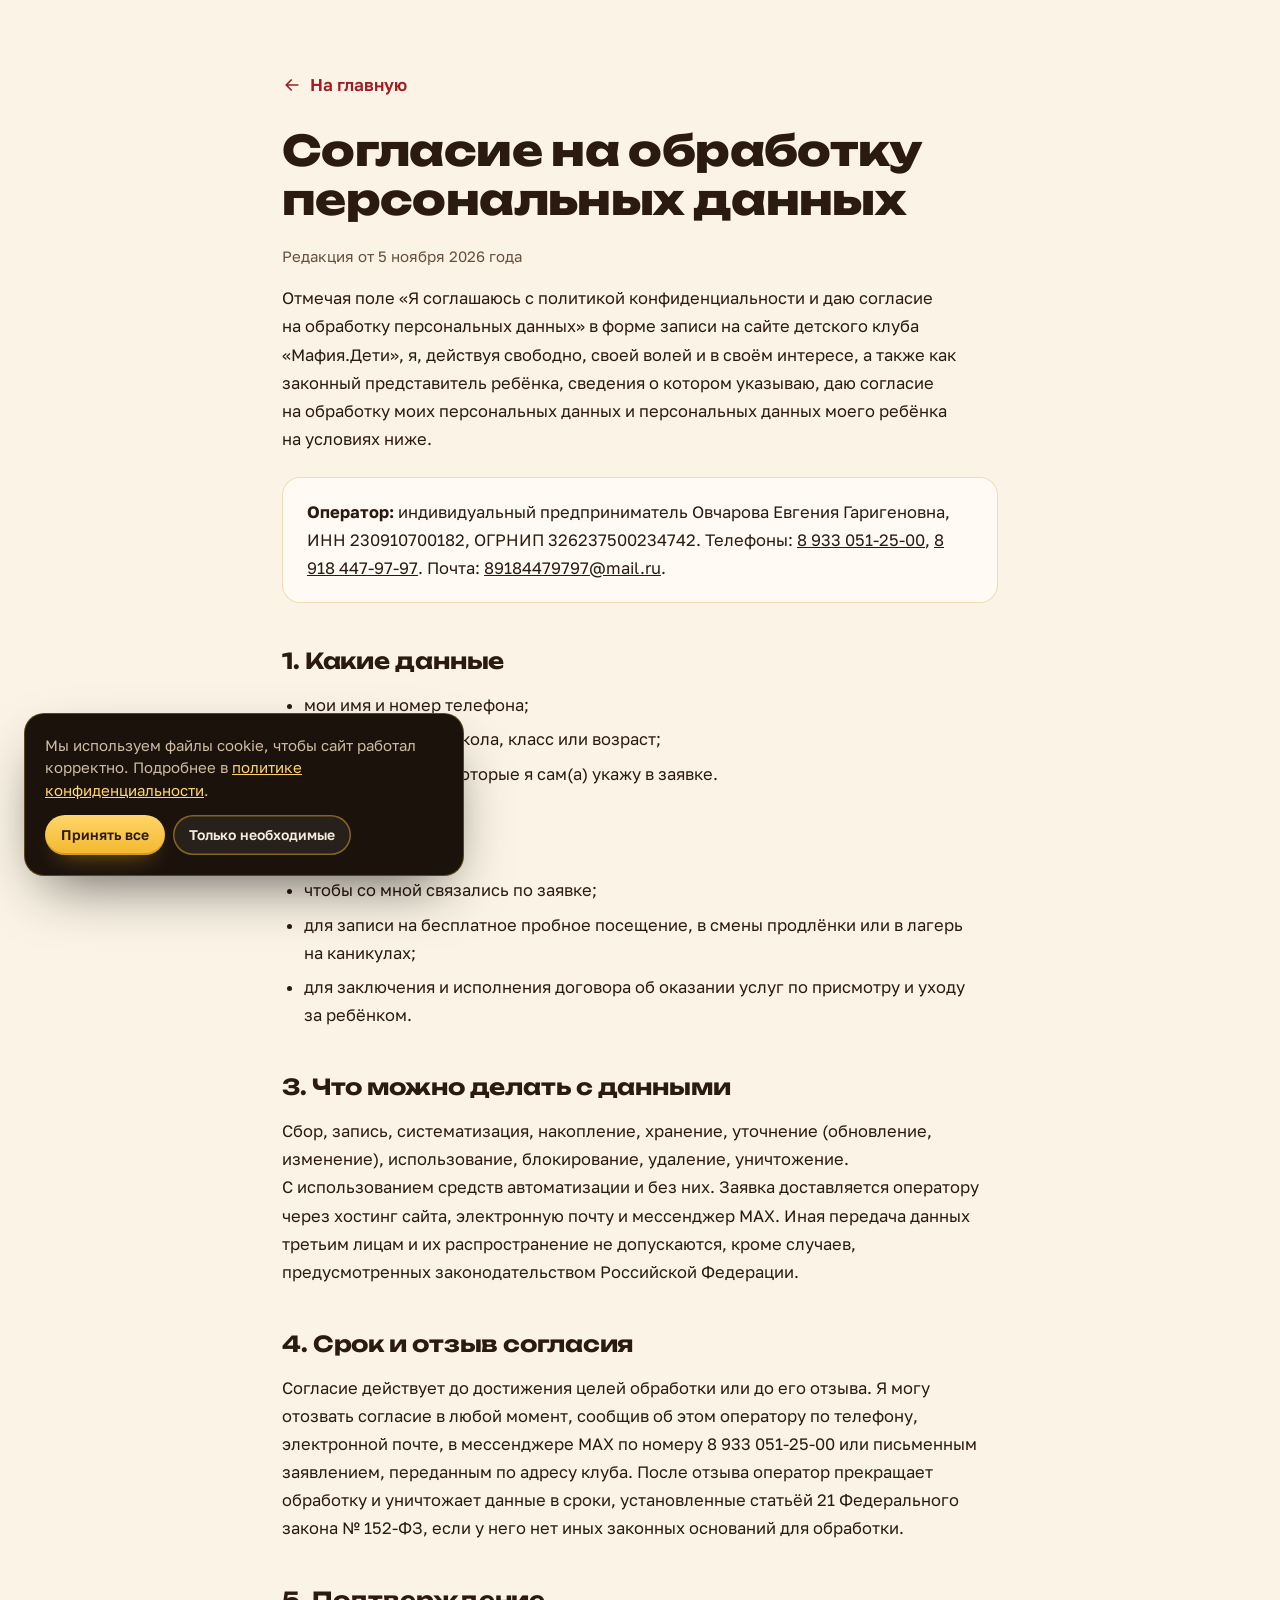
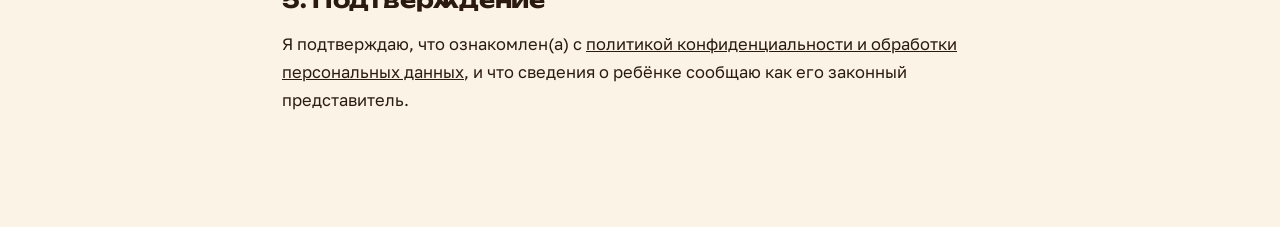
<file: consent.html>
<!doctype html>
<html lang="ru">
<head>
<meta charset="utf-8">
<meta name="viewport" content="width=device-width, initial-scale=1">
<title>Согласие на обработку персональных данных | Детский клуб «Мафия.Дети»</title>
<meta name="description" content="Согласие на обработку персональных данных для записи в детский клуб «Мафия.Дети».">
<meta name="theme-color" content="#1B120C">
<meta name="robots" content="noindex">
<link rel="icon" href="assets/favicon.svg" type="image/svg+xml">
<link rel="stylesheet" href="styles.css">
</head>
<body class="doc-page">
<svg width="0" height="0" style="position:absolute" aria-hidden="true"><defs><symbol id="i-arrow" viewBox="0 0 24 24" fill="none" stroke="currentColor" stroke-width="2" stroke-linecap="round" stroke-linejoin="round"><path d="M5 12h14M13 6l6 6-6 6"/></symbol></defs></svg>

<main class="doc">
  <a class="back" href="index.html"><svg class="ico" aria-hidden="true"><use href="#i-arrow"/></svg> На главную</a>
  <h1>Согласие на&nbsp;обработку персональных данных</h1>
  <p class="meta">Редакция от 5 ноября 2026 года</p>

  <p>Отмечая поле «Я&nbsp;соглашаюсь с&nbsp;политикой конфиденциальности и&nbsp;даю согласие на&nbsp;обработку персональных данных» в&nbsp;форме записи на&nbsp;сайте детского клуба «Мафия.Дети», я, действуя свободно, своей волей и&nbsp;в&nbsp;своём интересе, а&nbsp;также как законный представитель ребёнка, сведения о&nbsp;котором указываю, даю согласие на&nbsp;обработку моих персональных данных и&nbsp;персональных данных моего ребёнка на&nbsp;условиях ниже.</p>

  <div class="card">
    <p><b>Оператор:</b> индивидуальный предприниматель Овчарова Евгения Гаригеновна, ИНН 230910700182, ОГРНИП 326237500234742. Телефоны: <a href="tel:+79330512500">8 933 051-25-00</a>, <a href="tel:+79184479797">8 918 447-97-97</a>. Почта: <a href="mailto:89184479797@mail.ru">89184479797@mail.ru</a>.</p>
  </div>

  <h2>1. Какие данные</h2>
  <ul>
    <li>мои имя и&nbsp;номер телефона;</li>
    <li>имя ребёнка, его школа, класс или возраст;</li>
    <li>другие сведения, которые я&nbsp;сам(а) укажу в&nbsp;заявке.</li>
  </ul>

  <h2>2. Для чего</h2>
  <ul>
    <li>чтобы со&nbsp;мной связались по&nbsp;заявке;</li>
    <li>для записи на&nbsp;бесплатное пробное посещение, в&nbsp;смены продлёнки или в&nbsp;лагерь на&nbsp;каникулах;</li>
    <li>для заключения и&nbsp;исполнения договора об&nbsp;оказании услуг по&nbsp;присмотру и&nbsp;уходу за&nbsp;ребёнком.</li>
  </ul>

  <h2>3. Что можно делать с&nbsp;данными</h2>
  <p>Сбор, запись, систематизация, накопление, хранение, уточнение (обновление, изменение), использование, блокирование, удаление, уничтожение. С&nbsp;использованием средств автоматизации и&nbsp;без них. Заявка доставляется оператору через хостинг сайта, электронную почту и&nbsp;мессенджер MAX. Иная передача данных третьим лицам и&nbsp;их распространение не допускаются, кроме случаев, предусмотренных законодательством Российской Федерации.</p>

  <h2>4. Срок и&nbsp;отзыв согласия</h2>
  <p>Согласие действует до&nbsp;достижения целей обработки или до&nbsp;его отзыва. Я&nbsp;могу отозвать согласие в&nbsp;любой момент, сообщив об&nbsp;этом оператору по&nbsp;телефону, электронной почте, в&nbsp;мессенджере MAX по&nbsp;номеру 8 933 051-25-00 или письменным заявлением, переданным по&nbsp;адресу клуба. После отзыва оператор прекращает обработку и&nbsp;уничтожает данные в&nbsp;сроки, установленные статьёй 21 Федерального закона № 152-ФЗ, если у&nbsp;него нет иных законных оснований для обработки.</p>

  <h2>5. Подтверждение</h2>
  <p>Я&nbsp;подтверждаю, что ознакомлен(а) с&nbsp;<a href="privacy.html">политикой конфиденциальности и&nbsp;обработки персональных данных</a>, и&nbsp;что сведения о&nbsp;ребёнке сообщаю как его законный представитель.</p>
</main>

<div class="cookie" id="cookie" role="dialog" aria-live="polite" aria-label="Файлы cookie">
  <p>Мы используем файлы cookie, чтобы сайт работал корректно. Подробнее в&nbsp;<a href="privacy.html#cookie">политике конфиденциальности</a>.</p>
  <div class="cookie-row">
    <button class="btn btn-gold btn-sm" type="button" data-cookie="all">Принять все</button>
    <button class="btn btn-ghost-dark btn-sm" type="button" data-cookie="necessary">Только необходимые</button>
  </div>
</div>
<script src="main.js" defer></script>
</body>
</html>
</file>
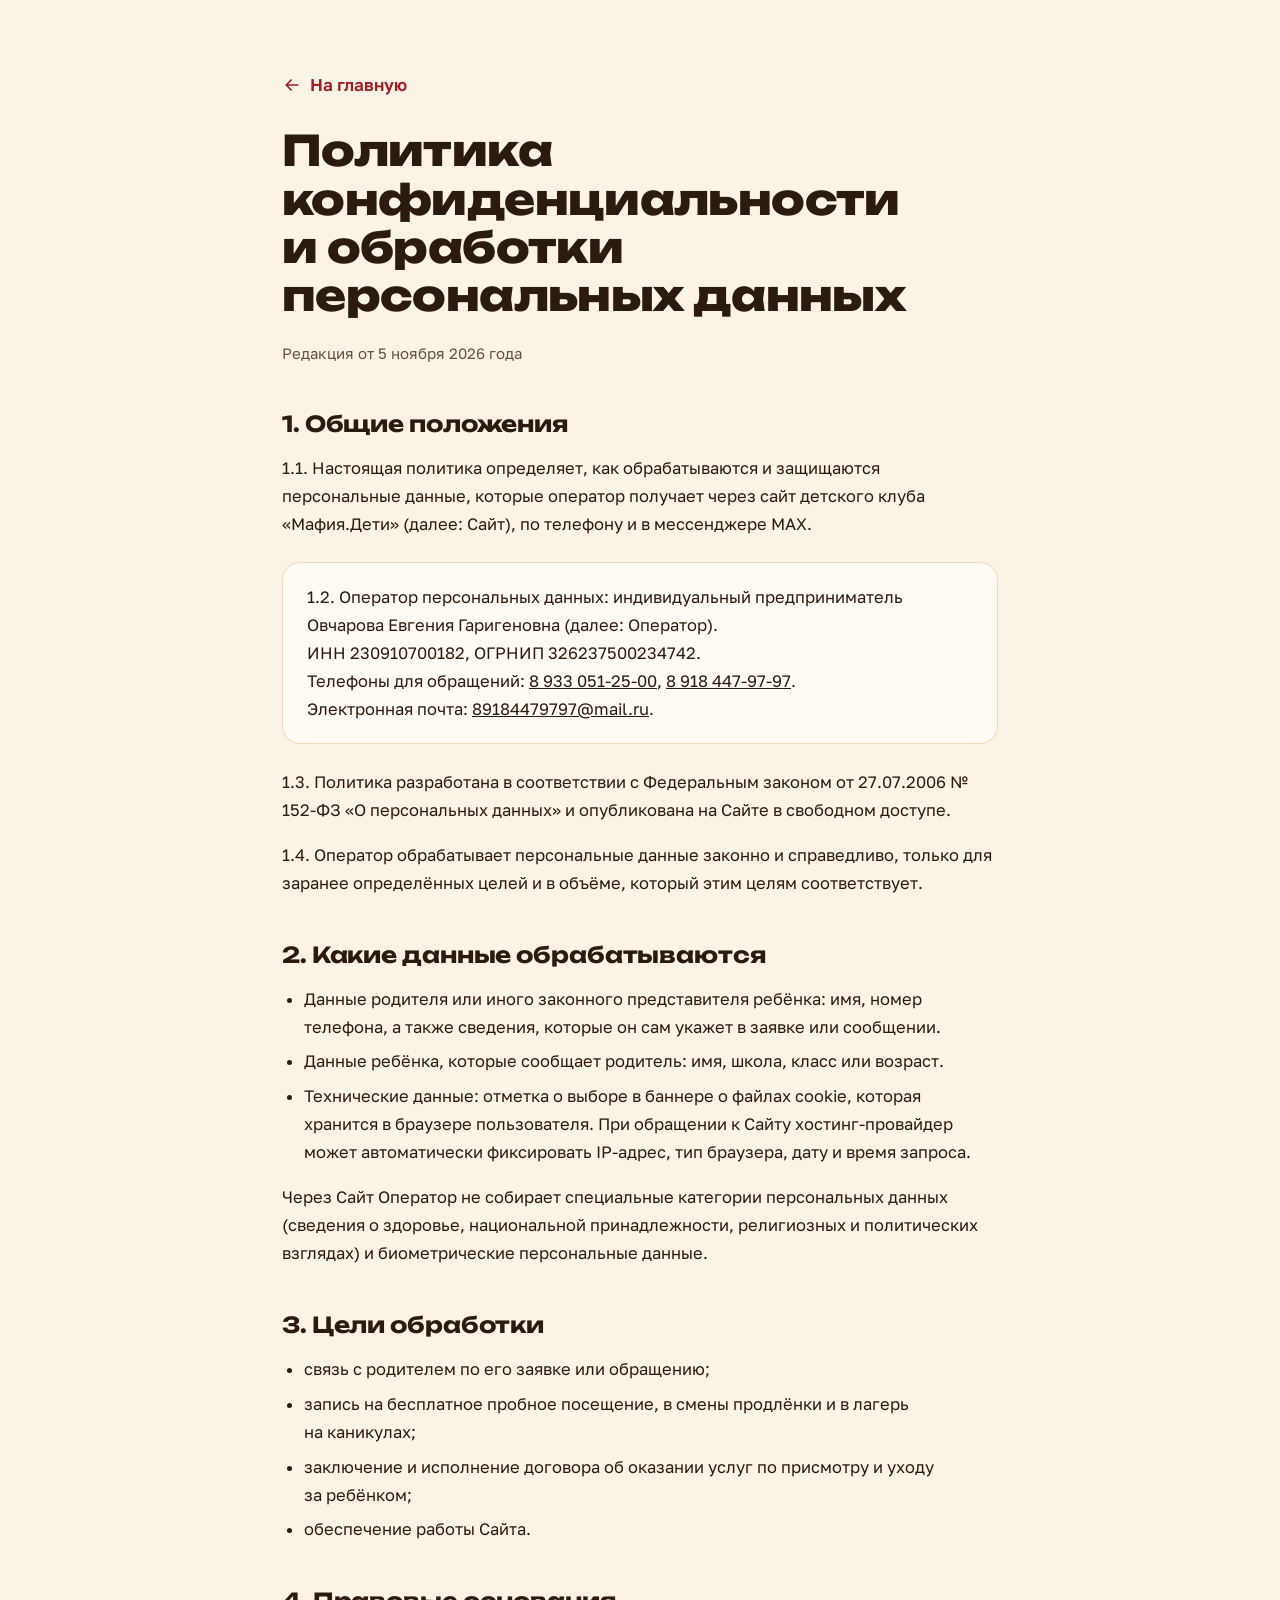
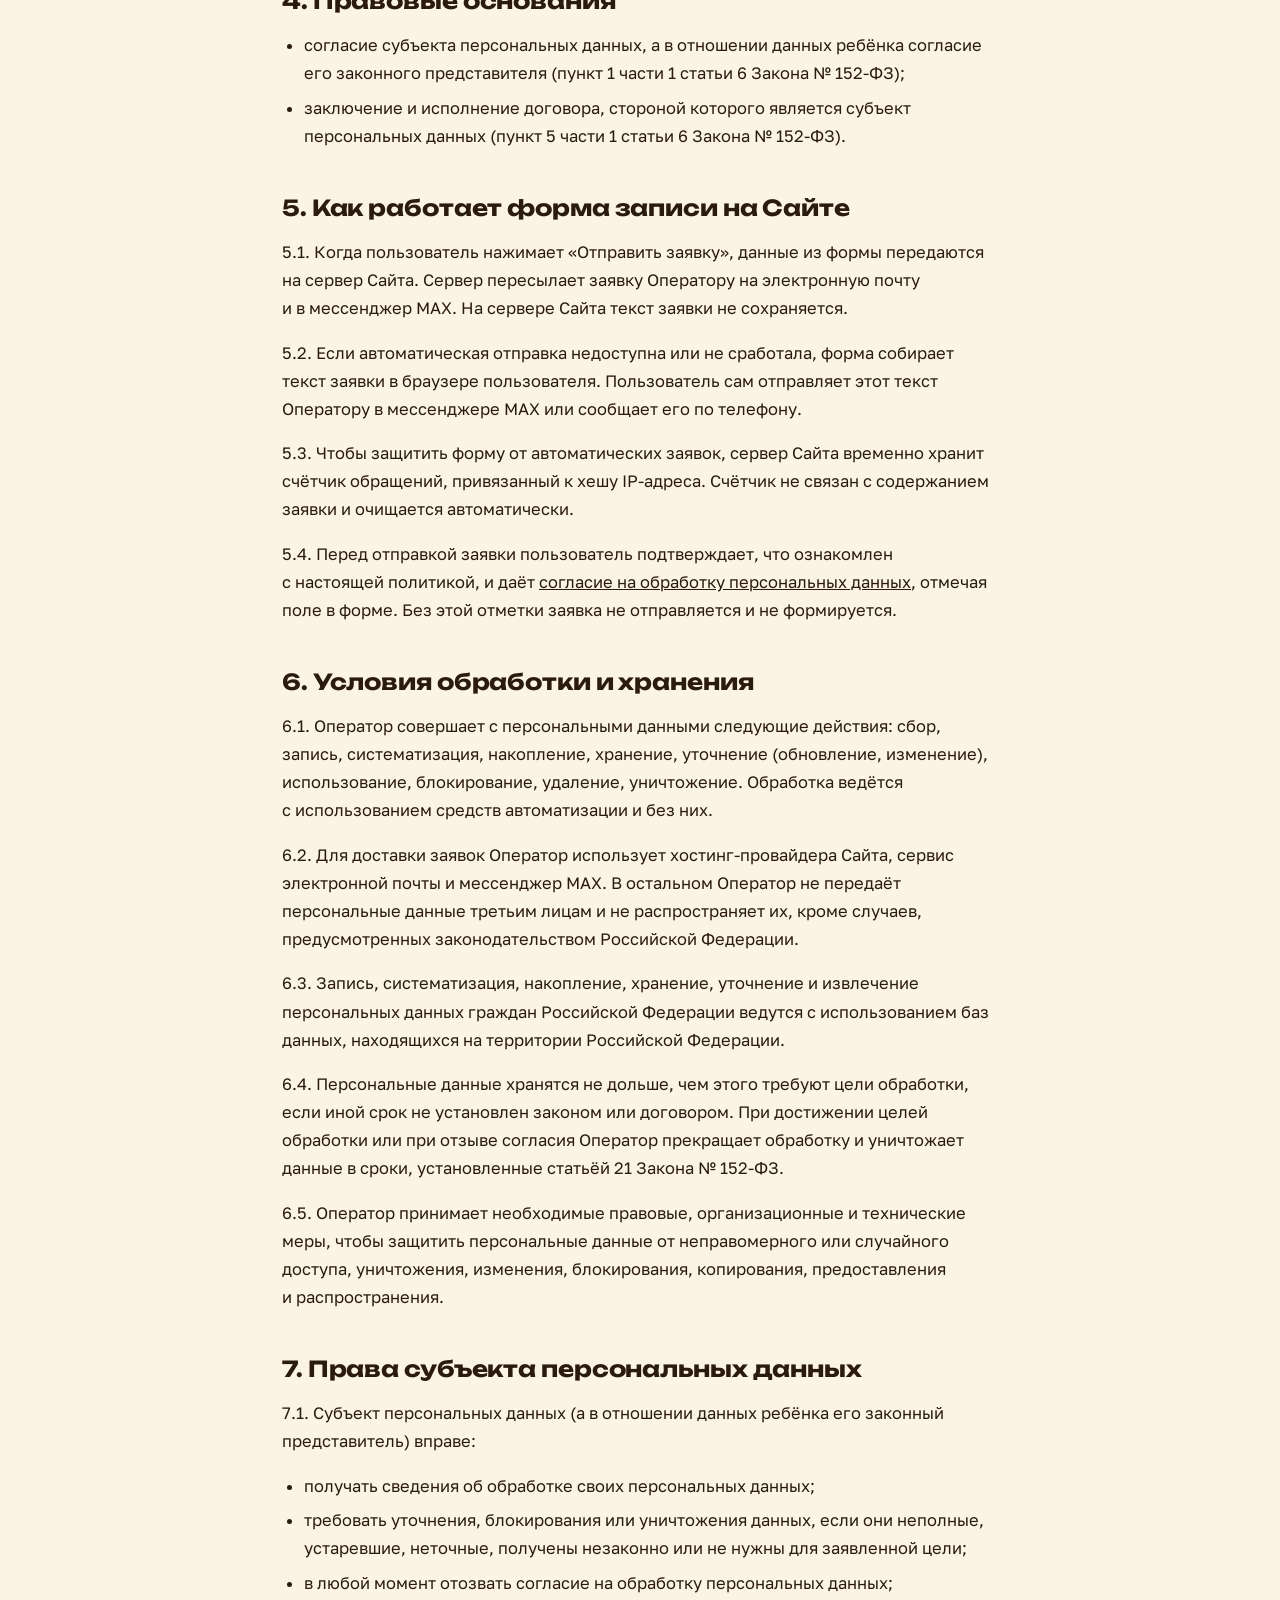
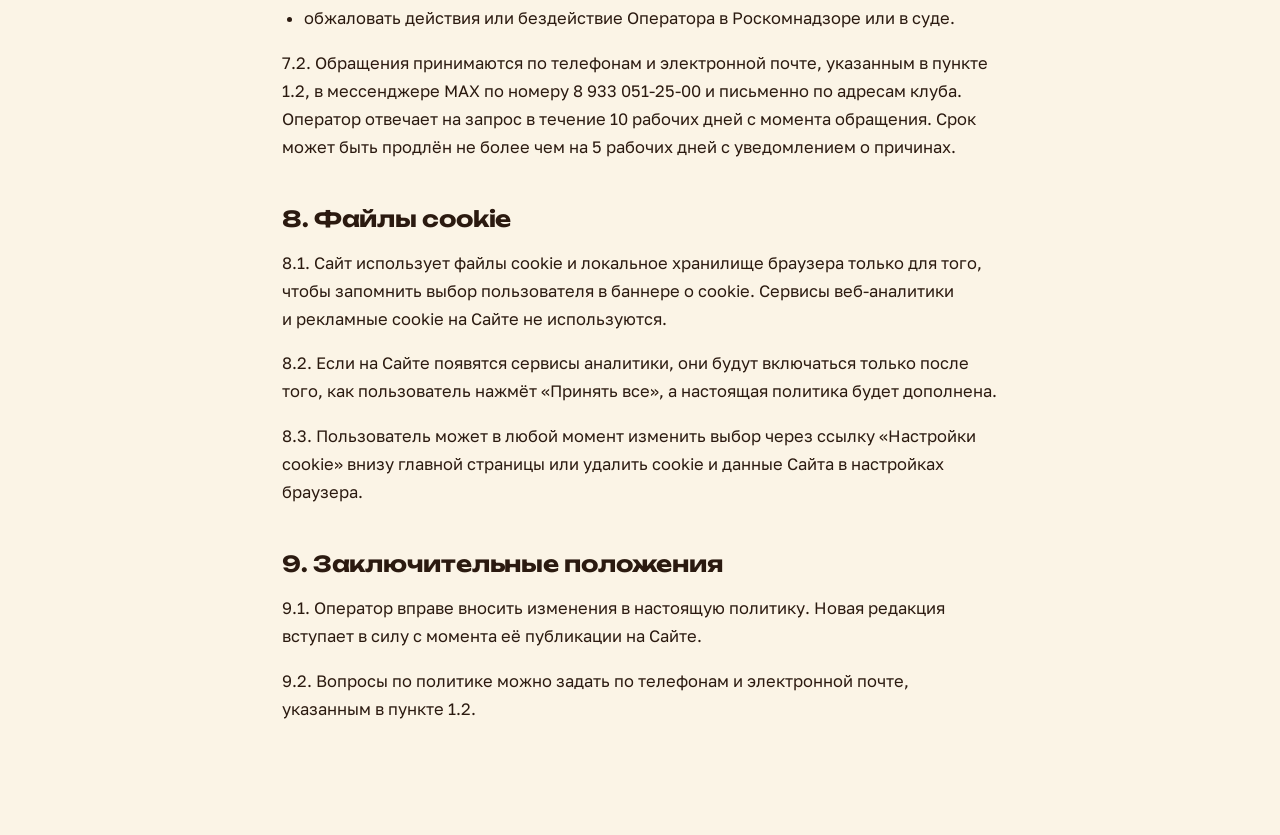
<file: privacy.html>
<!doctype html>
<html lang="ru">
<head>
<meta charset="utf-8">
<meta name="viewport" content="width=device-width, initial-scale=1">
<title>Политика конфиденциальности | Детский клуб «Мафия.Дети»</title>
<meta name="description" content="Политика обработки персональных данных детского клуба «Мафия.Дети», ИП Овчарова Евгения Гаригеновна.">
<meta name="theme-color" content="#1B120C">
<meta name="robots" content="noindex">
<link rel="icon" href="assets/favicon.svg" type="image/svg+xml">
<link rel="stylesheet" href="styles.css">
</head>
<body class="doc-page">
<svg width="0" height="0" style="position:absolute" aria-hidden="true"><defs><symbol id="i-arrow" viewBox="0 0 24 24" fill="none" stroke="currentColor" stroke-width="2" stroke-linecap="round" stroke-linejoin="round"><path d="M5 12h14M13 6l6 6-6 6"/></symbol></defs></svg>

<main class="doc">
  <a class="back" href="index.html"><svg class="ico" aria-hidden="true"><use href="#i-arrow"/></svg> На главную</a>
  <h1>Политика конфиденциальности и&nbsp;обработки персональных данных</h1>
  <p class="meta">Редакция от 5 ноября 2026 года</p>

  <h2>1. Общие положения</h2>
  <p>1.1. Настоящая политика определяет, как обрабатываются и&nbsp;защищаются персональные данные, которые оператор получает через сайт детского клуба «Мафия.Дети» (далее: Сайт), по&nbsp;телефону и&nbsp;в&nbsp;мессенджере MAX.</p>
  <div class="card">
    <p>1.2. Оператор персональных данных: индивидуальный предприниматель Овчарова Евгения Гаригеновна (далее: Оператор).<br>ИНН 230910700182, ОГРНИП 326237500234742.<br>Телефоны для обращений: <a href="tel:+79330512500">8 933 051-25-00</a>, <a href="tel:+79184479797">8 918 447-97-97</a>.<br>Электронная почта: <a href="mailto:89184479797@mail.ru">89184479797@mail.ru</a>.</p>
  </div>
  <p>1.3. Политика разработана в&nbsp;соответствии с&nbsp;Федеральным законом от 27.07.2006 № 152-ФЗ «О&nbsp;персональных данных» и&nbsp;опубликована на&nbsp;Сайте в&nbsp;свободном доступе.</p>
  <p>1.4. Оператор обрабатывает персональные данные законно и&nbsp;справедливо, только для заранее определённых целей и&nbsp;в&nbsp;объёме, который этим целям соответствует.</p>

  <h2>2. Какие данные обрабатываются</h2>
  <ul>
    <li>Данные родителя или иного законного представителя ребёнка: имя, номер телефона, а&nbsp;также сведения, которые он сам укажет в&nbsp;заявке или сообщении.</li>
    <li>Данные ребёнка, которые сообщает родитель: имя, школа, класс или возраст.</li>
    <li>Технические данные: отметка о&nbsp;выборе в&nbsp;баннере о&nbsp;файлах cookie, которая хранится в&nbsp;браузере пользователя. При обращении к&nbsp;Сайту хостинг-провайдер может автоматически фиксировать IP-адрес, тип браузера, дату и&nbsp;время запроса.</li>
  </ul>
  <p>Через Сайт Оператор не собирает специальные категории персональных данных (сведения о&nbsp;здоровье, национальной принадлежности, религиозных и&nbsp;политических взглядах) и&nbsp;биометрические персональные данные.</p>

  <h2>3. Цели обработки</h2>
  <ul>
    <li>связь с&nbsp;родителем по&nbsp;его заявке или обращению;</li>
    <li>запись на&nbsp;бесплатное пробное посещение, в&nbsp;смены продлёнки и&nbsp;в&nbsp;лагерь на&nbsp;каникулах;</li>
    <li>заключение и&nbsp;исполнение договора об&nbsp;оказании услуг по&nbsp;присмотру и&nbsp;уходу за&nbsp;ребёнком;</li>
    <li>обеспечение работы Сайта.</li>
  </ul>

  <h2>4. Правовые основания</h2>
  <ul>
    <li>согласие субъекта персональных данных, а&nbsp;в&nbsp;отношении данных ребёнка согласие его законного представителя (пункт 1 части 1 статьи 6 Закона № 152-ФЗ);</li>
    <li>заключение и&nbsp;исполнение договора, стороной которого является субъект персональных данных (пункт 5 части 1 статьи 6 Закона № 152-ФЗ).</li>
  </ul>

  <h2>5. Как работает форма записи на&nbsp;Сайте</h2>
  <p>5.1. Когда пользователь нажимает «Отправить заявку», данные из&nbsp;формы передаются на&nbsp;сервер Сайта. Сервер пересылает заявку Оператору на&nbsp;электронную почту и&nbsp;в&nbsp;мессенджер MAX. На&nbsp;сервере Сайта текст заявки не&nbsp;сохраняется.</p>
  <p>5.2. Если автоматическая отправка недоступна или не&nbsp;сработала, форма собирает текст заявки в&nbsp;браузере пользователя. Пользователь сам отправляет этот текст Оператору в&nbsp;мессенджере MAX или сообщает его по&nbsp;телефону.</p>
  <p>5.3. Чтобы защитить форму от&nbsp;автоматических заявок, сервер Сайта временно хранит счётчик обращений, привязанный к&nbsp;хешу IP-адреса. Счётчик не&nbsp;связан с&nbsp;содержанием заявки и&nbsp;очищается автоматически.</p>
  <p>5.4. Перед отправкой заявки пользователь подтверждает, что ознакомлен с&nbsp;настоящей политикой, и&nbsp;даёт <a href="consent.html">согласие на&nbsp;обработку персональных данных</a>, отмечая поле в&nbsp;форме. Без этой отметки заявка не&nbsp;отправляется и&nbsp;не&nbsp;формируется.</p>

  <h2>6. Условия обработки и&nbsp;хранения</h2>
  <p>6.1. Оператор совершает с&nbsp;персональными данными следующие действия: сбор, запись, систематизация, накопление, хранение, уточнение (обновление, изменение), использование, блокирование, удаление, уничтожение. Обработка ведётся с&nbsp;использованием средств автоматизации и&nbsp;без них.</p>
  <p>6.2. Для доставки заявок Оператор использует хостинг-провайдера Сайта, сервис электронной почты и&nbsp;мессенджер MAX. В&nbsp;остальном Оператор не передаёт персональные данные третьим лицам и&nbsp;не распространяет их, кроме случаев, предусмотренных законодательством Российской Федерации.</p>
  <p>6.3. Запись, систематизация, накопление, хранение, уточнение и&nbsp;извлечение персональных данных граждан Российской Федерации ведутся с&nbsp;использованием баз данных, находящихся на&nbsp;территории Российской Федерации.</p>
  <p>6.4. Персональные данные хранятся не дольше, чем этого требуют цели обработки, если иной срок не установлен законом или договором. При достижении целей обработки или при отзыве согласия Оператор прекращает обработку и&nbsp;уничтожает данные в&nbsp;сроки, установленные статьёй 21 Закона № 152-ФЗ.</p>
  <p>6.5. Оператор принимает необходимые правовые, организационные и&nbsp;технические меры, чтобы защитить персональные данные от&nbsp;неправомерного или случайного доступа, уничтожения, изменения, блокирования, копирования, предоставления и&nbsp;распространения.</p>

  <h2>7. Права субъекта персональных данных</h2>
  <p>7.1. Субъект персональных данных (а&nbsp;в&nbsp;отношении данных ребёнка его законный представитель) вправе:</p>
  <ul>
    <li>получать сведения об&nbsp;обработке своих персональных данных;</li>
    <li>требовать уточнения, блокирования или уничтожения данных, если они неполные, устаревшие, неточные, получены незаконно или не нужны для заявленной цели;</li>
    <li>в&nbsp;любой момент отозвать согласие на&nbsp;обработку персональных данных;</li>
    <li>обжаловать действия или бездействие Оператора в&nbsp;Роскомнадзоре или в&nbsp;суде.</li>
  </ul>
  <p>7.2. Обращения принимаются по&nbsp;телефонам и&nbsp;электронной почте, указанным в&nbsp;пункте 1.2, в&nbsp;мессенджере MAX по&nbsp;номеру 8 933 051-25-00 и&nbsp;письменно по&nbsp;адресам клуба. Оператор отвечает на&nbsp;запрос в&nbsp;течение 10 рабочих дней с&nbsp;момента обращения. Срок может быть продлён не более чем на&nbsp;5 рабочих дней с&nbsp;уведомлением о&nbsp;причинах.</p>

  <h2 id="cookie">8. Файлы cookie</h2>
  <p>8.1. Сайт использует файлы cookie и&nbsp;локальное хранилище браузера только для того, чтобы запомнить выбор пользователя в&nbsp;баннере о&nbsp;cookie. Сервисы веб-аналитики и&nbsp;рекламные cookie на&nbsp;Сайте не используются.</p>
  <p>8.2. Если на&nbsp;Сайте появятся сервисы аналитики, они будут включаться только после того, как пользователь нажмёт «Принять все», а&nbsp;настоящая политика будет дополнена.</p>
  <p>8.3. Пользователь может в&nbsp;любой момент изменить выбор через ссылку «Настройки cookie» внизу главной страницы или удалить cookie и&nbsp;данные Сайта в&nbsp;настройках браузера.</p>

  <h2>9. Заключительные положения</h2>
  <p>9.1. Оператор вправе вносить изменения в&nbsp;настоящую политику. Новая редакция вступает в&nbsp;силу с&nbsp;момента её публикации на&nbsp;Сайте.</p>
  <p>9.2. Вопросы по&nbsp;политике можно задать по&nbsp;телефонам и&nbsp;электронной почте, указанным в&nbsp;пункте 1.2.</p>
</main>

<div class="cookie" id="cookie" role="dialog" aria-live="polite" aria-label="Файлы cookie">
  <p>Мы используем файлы cookie, чтобы сайт работал корректно. Подробнее в&nbsp;<a href="#cookie">разделе 8</a>.</p>
  <div class="cookie-row">
    <button class="btn btn-gold btn-sm" type="button" data-cookie="all">Принять все</button>
    <button class="btn btn-ghost-dark btn-sm" type="button" data-cookie="necessary">Только необходимые</button>
  </div>
</div>
<script src="main.js" defer></script>
</body>
</html>
</file>
<file: styles.css>
/* ===== Шрифты: Unbounded (заголовки) и Golos (текст), кириллица + латиница ===== */
@font-face{font-family:'Unbounded';font-style:normal;font-weight:300 800;font-display:swap;
  src:url('assets/fonts/unbounded-cyr.woff2') format('woff2');
  unicode-range:U+0301,U+0400-045F,U+0490-0491,U+04B0-04B1,U+2116;}
@font-face{font-family:'Unbounded';font-style:normal;font-weight:300 800;font-display:swap;
  src:url('assets/fonts/unbounded.woff2') format('woff2');
  unicode-range:U+0000-00FF,U+0131,U+0152-0153,U+02BB-02BC,U+02C6,U+02DA,U+02DC,U+2000-206F,U+20BD,U+2122,U+2212,U+FEFF,U+FFFD;}
@font-face{font-family:'Golos';font-style:normal;font-weight:400 700;font-display:swap;
  src:url('assets/fonts/golos-cyr.woff2') format('woff2');
  unicode-range:U+0301,U+0400-045F,U+0490-0491,U+04B0-04B1,U+2116;}
@font-face{font-family:'Golos';font-style:normal;font-weight:400 700;font-display:swap;
  src:url('assets/fonts/golos.woff2') format('woff2');
  unicode-range:U+0000-00FF,U+0131,U+0152-0153,U+02BB-02BC,U+02C6,U+02DA,U+02DC,U+2000-206F,U+20BD,U+2122,U+2212,U+FEFF,U+FFFD;}

/* ===== Токены: ночь и золото логотипа + тёплая бумага флаера ===== */
:root{
  --ink:#1B120C;
  --ink-2:#271A11;
  --ink-deep:#120C08;
  --paper:#FBF4E6;
  --paper-2:#F4E7CF;
  --card:#FFFBF4;
  --text:#2B1A10;
  --muted:#674F3E;
  --gold:#F2B82E;
  --gold-2:#FFD56A;
  --gold-deep:#8A5A08;
  --red:#C3262C;
  --red-hover:#D3333A;
  --red-deep:#A11D23;
  --on-ink:#F7EDDC;
  --on-ink-muted:#CDBBA3;
  --line:rgba(43,26,16,.12);
  --gold-edge:rgba(201,138,18,.28);
  --radius:22px;
  --shadow-card:0 1px 0 rgba(255,255,255,.7) inset, 0 22px 44px -28px rgba(70,36,6,.55);
  --display:'Unbounded','Arial Black',sans-serif;
  --body:'Golos',system-ui,-apple-system,'Segoe UI',Roboto,sans-serif;
  --gutter:16px;
  --max:1180px;
}
@media (min-width:600px){:root{--gutter:24px}}
@media (min-width:1000px){:root{--gutter:32px}}

/* ===== База ===== */
*,*::before,*::after{box-sizing:border-box}
html{-webkit-text-size-adjust:100%;scroll-padding-top:76px}
@media (prefers-reduced-motion:no-preference){html{scroll-behavior:smooth}}
body{margin:0;background:var(--paper);color:var(--text);font:400 17px/1.55 var(--body);-webkit-font-smoothing:antialiased;text-rendering:optimizeLegibility}
img,svg{display:block;max-width:100%}
a{color:inherit}
p{margin:0 0 1em}
h1,h2,h3{margin:0;font-weight:800}
ul,ol{margin:0;padding:0}
button{font:inherit}
[hidden]{display:none!important}
.wrap{width:min(100% - 2*var(--gutter), var(--max));margin-inline:auto}
.ico{width:20px;height:20px;flex:none}
:focus-visible{outline:3px solid var(--gold);outline-offset:3px;border-radius:6px}
.skip{position:absolute;left:12px;top:-60px;z-index:100;background:var(--gold);color:var(--ink);padding:10px 16px;border-radius:10px;font-weight:600;text-decoration:none}
.skip:focus{top:12px}

/* ===== Кнопки ===== */
.btn{display:inline-flex;align-items:center;justify-content:center;gap:10px;min-height:48px;padding:0 22px;border-radius:999px;border:0;font:600 16px/1.15 var(--body);text-decoration:none;cursor:pointer;white-space:nowrap;transition:transform .2s ease, background-color .2s ease, box-shadow .2s ease, color .2s ease}
.btn-lg{min-height:56px;padding:0 28px;font-size:17px}
.btn-sm{min-height:40px;padding:0 16px;font-size:14px}
.btn-icon{width:40px;padding:0}
.btn-block{width:100%;white-space:normal;text-align:center;padding-block:10px}
.btn-red{background:var(--red);color:#fff;box-shadow:0 12px 26px -12px rgba(195,38,44,.75), inset 0 -2px 0 rgba(0,0,0,.18)}
.btn-red:hover{background:var(--red-hover);transform:translateY(-1px)}
.btn-gold{background:linear-gradient(180deg,var(--gold-2),var(--gold));color:#2A1906;box-shadow:inset 0 -2px 0 rgba(120,70,0,.25), 0 10px 24px -14px rgba(242,184,46,.8)}
.btn-gold:hover{transform:translateY(-1px);box-shadow:inset 0 -2px 0 rgba(120,70,0,.25), 0 14px 28px -12px rgba(242,184,46,.9)}
.btn-ghost-dark{background:rgba(255,255,255,.06);color:var(--on-ink);box-shadow:inset 0 0 0 1.5px rgba(242,184,46,.45)}
.btn-ghost-dark:hover{background:rgba(242,184,46,.14)}
.btn-ink{background:var(--ink);color:var(--on-ink)}
.btn-ink:hover{background:var(--ink-2)}
.btn-plain{background:none;color:var(--muted);text-decoration:underline;text-underline-offset:3px;padding:0 8px}
.link-arrow{display:inline-flex;align-items:center;gap:8px;font-weight:600;text-decoration:none;color:var(--red-deep)}
.link-arrow .ico{transition:transform .2s ease}
.link-arrow:hover .ico{transform:translateX(4px)}
.linklike{background:none;border:0;padding:0;color:inherit;text-decoration:underline;text-underline-offset:3px;cursor:pointer;font-size:inherit}

/* ===== Шапка ===== */
.top{position:sticky;top:0;z-index:50;background:rgba(18,12,8,.94);border-bottom:1px solid rgba(242,184,46,.16)}
@supports (backdrop-filter:blur(8px)){.top{background:rgba(18,12,8,.82);backdrop-filter:saturate(1.3) blur(12px)}}
.top-row{display:flex;align-items:center;gap:16px;height:64px}
.brand{display:flex;align-items:center;gap:10px;color:var(--on-ink);text-decoration:none;min-width:0}
.brand img{width:40px;height:40px;border-radius:11px;box-shadow:0 0 0 1px rgba(242,184,46,.4)}
.brand b{display:block;font:700 15px/1 var(--display);letter-spacing:.01em;white-space:nowrap}
.brand b span{color:var(--gold)}
.brand small{display:block;margin-top:5px;font:600 10.5px/1 var(--body);letter-spacing:.12em;text-transform:uppercase;color:var(--on-ink-muted)}
.nav{display:none;gap:28px;margin-left:auto}
.nav a{color:var(--on-ink-muted);text-decoration:none;font-weight:500;font-size:15px;transition:color .2s}
.nav a:hover{color:var(--gold-2)}
.top-actions{display:flex;align-items:center;gap:8px;margin-left:auto}
.top-phone{display:none;color:var(--on-ink);font-weight:600;text-decoration:none;white-space:nowrap;margin-right:8px}
.top-phone:hover{color:var(--gold-2)}
@media (max-width:359px){.top .brand-text{display:none}}
@media (min-width:1000px){
  .nav{display:flex}
  .top-actions{margin-left:32px}
  .top-phone{display:inline}
  .top-call{display:none}
}

/* ===== Первый экран ===== */
.hero{position:relative;isolation:isolate;overflow:clip;background:radial-gradient(120% 80% at 75% 20%, #2C1C10 0%, var(--ink) 55%) var(--ink);color:var(--on-ink);padding-top:clamp(20px,4vw,56px)}
.hero-grid{display:grid;gap:8px;align-items:center}
.hero-art{position:relative;justify-self:center;width:min(60vw,300px);aspect-ratio:1}
.hero-art img{position:relative;z-index:1;width:100%;height:100%;mix-blend-mode:lighten}
.rays{position:absolute;inset:-40%;z-index:0;background:repeating-conic-gradient(from 0deg, rgba(242,184,46,.15) 0deg 5deg, transparent 5deg 15deg);-webkit-mask:radial-gradient(closest-side, #000 25%, transparent 72%);mask:radial-gradient(closest-side, #000 25%, transparent 72%);animation:spin 160s linear infinite}
.glow{position:absolute;inset:8%;z-index:0;border-radius:50%;background:radial-gradient(closest-side, rgba(242,184,46,.32), rgba(242,184,46,0) 72%)}
.spark{position:absolute;z-index:2;width:14px;height:14px;color:var(--gold-2);animation:twinkle 3.6s ease-in-out infinite}
.spark.s1{top:12%;left:6%}
.spark.s2{top:30%;right:2%;width:10px;height:10px;animation-delay:1.2s}
.spark.s3{bottom:16%;left:0;width:9px;height:9px;animation-delay:2.3s}
.eyebrow{display:inline-flex;align-items:center;gap:10px;margin:0;font:700 12px/1.3 var(--display);letter-spacing:.12em;text-transform:uppercase;color:var(--gold)}
.eyebrow::before{content:'';width:22px;height:2px;background:currentColor}
.hero h1{margin:.14em 0 .22em;font:800 clamp(36px,11vw,84px)/.98 var(--display);letter-spacing:-.025em;background:linear-gradient(180deg,#FFF0C2 0%,#FFD56A 38%,#F2B82E 62%,#C98A12 100%);-webkit-background-clip:text;background-clip:text;color:transparent;filter:drop-shadow(0 3px 0 rgba(0,0,0,.35))}
.lead{max-width:34ch;font-size:clamp(17px,1.6vw,20px);line-height:1.5;color:var(--on-ink-muted)}
.hero-cta{display:flex;flex-wrap:wrap;gap:12px;margin-top:26px}
.facts{display:flex;align-items:center;gap:14px;margin:32px 0 0;padding-top:22px;border-top:1px solid rgba(242,184,46,.22)}
.facts .ico{width:30px;height:30px;color:var(--gold)}
.facts-text{margin:0;min-width:0;font-size:clamp(17px,1.6vw,19px);font-weight:600;line-height:1.35;color:var(--on-ink)}
.skyline{display:block;width:100%;height:clamp(96px,14vw,190px);margin-top:clamp(28px,5vw,48px)}
.skyline .bld{fill:#0E0906}
.skyline .crown{fill:var(--gold)}
.skyline .gem{fill:var(--red)}
.skyline .win{fill:#2B1D12}
.skyline .lit{fill:var(--gold);opacity:0;animation:winOn .7s ease forwards;animation-delay:var(--d,0s)}
.skyline .lit.tw{animation:winOn .7s ease forwards, flicker 9s ease-in-out infinite;animation-delay:var(--d,0s), calc(var(--d,0s) + 3s)}
@media (max-width:599px){.hero-cta .btn{flex:1 1 100%}}
@media (min-width:960px){
  .hero-grid{grid-template-columns:minmax(0,1.08fr) minmax(0,.92fr);gap:40px}
  .hero-art{order:2;width:min(100%,520px)}
  /* «Продлёнка» шире кегля в 7,2 раза, колонка 616px: больше 84px слово обрежется (текст с background-clip не рисуется за границей блока) */
  .hero h1{font-size:clamp(60px,6.4vw,84px)}
}

/* ===== Лента с девизом ===== */
.ribbon-wrap{position:relative;z-index:3;margin-top:-30px;padding:12px 0;overflow-x:clip}
.ribbon{width:112%;margin-left:-6%;transform:rotate(-2deg);background:var(--red);border-block:3px solid var(--gold);box-shadow:0 18px 30px -18px rgba(0,0,0,.6)}
.ribbon-track{display:flex;width:max-content;animation:marquee 46s linear infinite}
.ribbon span{display:flex;align-items:center;gap:24px;padding:15px 0 15px 24px;font:700 clamp(14px,2vw,19px)/1 var(--display);letter-spacing:.1em;text-transform:uppercase;color:#FFF3DA;white-space:nowrap}
.ribbon span::after{content:'';width:9px;height:9px;background:var(--gold);transform:rotate(45deg)}

/* ===== Секции ===== */
.sec{padding:clamp(72px,10vw,128px) 0;overflow-x:clip}
.sec--tint{background:var(--paper-2)}
.sec-head{max-width:760px;margin-bottom:clamp(32px,5vw,56px)}
.sec-head p:last-child{margin:0;font-size:clamp(17px,1.6vw,19px);color:var(--muted);max-width:52ch}
.tag{display:inline-flex;align-items:center;gap:10px;margin:0;font:700 12px/1.2 var(--display);letter-spacing:.14em;text-transform:uppercase;color:var(--red-deep)}
.tag::before{content:'';width:9px;height:9px;flex:none;background:var(--gold);transform:rotate(45deg);box-shadow:0 0 0 3px rgba(242,184,46,.22)}
h2{margin:.42em 0 .45em;font:800 clamp(27px,4.4vw,50px)/1.1 var(--display);letter-spacing:-.018em;text-wrap:balance}
.sec-head h2{margin-bottom:.4em}

/* ===== Смены: город вечером и утром ===== */
.shifts{display:grid;gap:24px;max-width:980px}
@media (min-width:760px){.shifts{grid-template-columns:1fr 1fr;gap:28px}}
.shift{display:flex;flex-direction:column;overflow:hidden;border-radius:var(--radius);background:var(--card);border:1px solid var(--gold-edge);box-shadow:var(--shadow-card)}
.shift:hover,.js .shift.rv.in:hover{transform:translateY(-6px)}
.scene{display:block;width:100%;height:clamp(118px,13vw,150px)}
.scene .crown{fill:var(--gold)}
.scene .gem{fill:var(--red)}
.scene .lit{fill:var(--gold)}
.scene .star{fill:#FFE7A6}
.scene .cloud{fill:#FFFBF2}
.scene--evening .bld{fill:#2B1A10}
.scene--evening .win{fill:#4A3020}
.scene--morning .bld{fill:#C9A386}
.scene--morning .win{fill:#EED9C2}
/* при появлении карточки утреннее солнце встаёт, вечернее садится, в окнах зажигается свет */
.scene .sun{transition:transform 1.4s cubic-bezier(.2,.7,.2,1) .25s}
.scene--evening .lit{transition:opacity .45s ease var(--d,0s)}
.js .shift.rv .scene--morning .sun{transform:translateY(26px)}
.js .shift.rv .scene--evening .sun{transform:translateY(-22px)}
.js .shift.rv .scene--evening .lit{opacity:0}
.js .shift.rv.in .scene .sun{transform:none}
.js .shift.rv.in .scene--evening .lit{opacity:1}
.shift-body{display:flex;flex-direction:column;flex:1;padding:0 28px 28px}
.shift-num{position:relative;margin:-28px 0 16px;font:800 24px/1 var(--display)}
.kicker{margin:0;font:700 13px/1.2 var(--display);letter-spacing:.12em;text-transform:uppercase;color:var(--gold-deep)}
.time{margin:.32em 0 .3em;font:800 clamp(40px,6vw,62px)/1 var(--display);letter-spacing:-.03em;white-space:nowrap}
.shift-text{max-width:30ch;color:var(--muted)}
.incl{display:inline-flex;align-items:center;align-self:flex-start;gap:8px;margin:0 0 28px;padding:8px 14px;border-radius:16px;background:var(--paper-2);font-weight:600;font-size:15px}
.incl .ico{color:var(--gold-deep)}
.shift-foot{display:flex;align-items:flex-end;justify-content:space-between;flex-wrap:wrap;gap:12px 20px;margin-top:auto;padding-top:22px;border-top:1.5px dashed var(--gold-edge)}
.price{margin:0;font:800 clamp(30px,3.6vw,38px)/1 var(--display);letter-spacing:-.02em}
.price-box{display:flex;flex-direction:column;gap:10px;min-width:0}
.price-note{margin:0;font-size:14px;line-height:1.45;color:var(--muted)}
.price small,.dayrate-price small{font:600 15px/1 var(--body);letter-spacing:0;color:var(--muted)}
.dayrate{display:flex;flex-wrap:wrap;align-items:center;gap:14px 20px;max-width:980px;margin-top:24px;padding:18px 24px;border-radius:20px;background:var(--ink);color:var(--on-ink)}
@media (min-width:760px){.dayrate{margin-top:28px}}
.dayrate .coin{width:48px;height:48px}
.dayrate .coin svg{width:24px;height:24px}
.dayrate-label{flex:1 1 auto;margin:0;font:700 16px/1.3 var(--display)}
.dayrate-price{margin:0;font:800 clamp(24px,3vw,30px)/1 var(--display);color:var(--gold);white-space:nowrap}
.dayrate-price small{color:var(--on-ink-muted)}
.dayrate .link-arrow{color:var(--gold-2)}
@media (max-width:420px){
  .shift-body{padding:0 22px 24px}
  .dayrate{padding:18px 20px}
}

/* ===== Что входит: монеты-иконки ===== */
.tiles{list-style:none;display:grid;grid-template-columns:minmax(0,1fr);gap:14px}
@media (min-width:640px){.tiles{grid-template-columns:1fr 1fr;gap:16px}}
@media (min-width:1000px){.tiles{grid-template-columns:repeat(3,1fr);gap:20px}}
.tile{display:grid;grid-template-columns:auto minmax(0,1fr);gap:16px;align-items:start;padding:22px;border-radius:20px;background:var(--card);border:1px solid var(--gold-edge);box-shadow:0 20px 34px -30px rgba(70,36,6,.6)}
@media (min-width:1000px){.tile{grid-template-columns:1fr;gap:20px;padding:30px 28px}}
.coin{display:grid;place-items:center;width:56px;height:56px;border-radius:50%;background:radial-gradient(circle at 34% 28%, #FFEDA8 0%, var(--gold) 52%, #C68710 100%);box-shadow:inset 0 -3px 0 rgba(120,70,0,.32), inset 0 2px 0 rgba(255,255,255,.65), 0 8px 16px -8px rgba(150,90,0,.7);color:#3A2208}
.coin svg{width:28px;height:28px}
.tile h3{margin:3px 0 6px;font:700 17px/1.3 var(--display);letter-spacing:-.005em}
.tile p{margin:0;font-size:16px;color:var(--muted)}
/* ===== Пробное посещение ===== */
.trial{position:relative;background:var(--ink);color:var(--on-ink)}
.trial::before{content:'';position:absolute;inset:0;background:radial-gradient(50% 60% at 20% 50%, rgba(242,184,46,.12), transparent 70%);pointer-events:none}
.trial-grid{position:relative;display:grid;gap:44px;align-items:center}
@media (min-width:900px){.trial-grid{grid-template-columns:minmax(0,400px) 1fr;gap:80px}}
.clock{width:min(100%,360px);justify-self:center;overflow:visible}
.clock-rim{fill:none;stroke:var(--gold);stroke-width:12}
.clock-face{fill:var(--paper)}
.clock-slice{fill:rgba(195,38,44,.13)}
.clock-ticks{stroke:rgba(43,26,16,.35);stroke-width:1.6;stroke-linecap:round}
.clock-hours{stroke:var(--text);stroke-width:4;stroke-linecap:round}
.clock-nums text{font:700 19px var(--display);fill:var(--text);text-anchor:middle}
.clock-nums text.hl{fill:var(--red-deep)}
.clock-arc{fill:none;stroke:var(--red);stroke-width:12;stroke-linecap:round;stroke-dasharray:100;stroke-dashoffset:0}
.hand{stroke:var(--text);stroke-linecap:round}
.hand-h{stroke-width:9}
.hand-m{stroke-width:5}
.clock-cap{fill:var(--red);stroke:var(--paper);stroke-width:3}
.js .clock.rv .clock-arc{stroke-dashoffset:100;transition:stroke-dashoffset 1.4s cubic-bezier(.6,.1,.2,1) .3s}
.js .clock.rv.in .clock-arc{stroke-dashoffset:0}
.trial .tag{color:var(--gold)}
.trial h2{color:#FFF5E2}
.when{display:flex;flex-wrap:wrap;gap:.08em .45em;margin:.1em 0 .5em;font:800 clamp(36px,5.6vw,64px)/1.05 var(--display);letter-spacing:-.02em;color:var(--gold)}
.when-row{display:inline-flex;align-items:baseline;gap:.22em;white-space:nowrap}
.when small{font-size:.42em;font-weight:600;letter-spacing:0;color:var(--on-ink-muted)}
.trial-copy > p:not(.tag):not(.when){max-width:42ch;color:var(--on-ink-muted);font-size:clamp(17px,1.6vw,19px)}
.trial-copy .btn{margin-top:10px}

/* ===== Каникулы ===== */
.camp{position:relative;background:var(--paper-2);padding-top:clamp(110px,13vw,160px)}
.garland{position:absolute;top:0;left:0;width:100%;height:clamp(56px,7vw,80px)}
.garland-rope{fill:none;stroke:rgba(43,26,16,.45);stroke-width:2}
.camp-grid{display:grid;gap:32px;align-items:center}
@media (min-width:860px){.camp-grid{grid-template-columns:1.25fr .75fr;gap:56px}}
.camp-copy h2{margin-bottom:.6em}
.camp-time{display:flex;align-items:center;gap:16px;margin:0;font:800 clamp(30px,5vw,56px)/1.05 var(--display);letter-spacing:-.02em}
.camp-age{margin:18px 0 0;font-size:clamp(17px,1.6vw,19px);color:var(--muted);max-width:30ch}
.schools{display:flex;flex-wrap:wrap;align-items:center;gap:10px 14px;margin:-12px 0 clamp(28px,4vw,44px)}
.schools-label{margin:0;font-weight:600}
.schools-list{display:flex;flex-wrap:wrap;gap:8px;list-style:none;margin:0;padding:0}
.schools-list li{display:inline-flex;align-items:center;min-height:40px;padding:0 16px;border:1.5px solid var(--gold-edge);border-radius:999px;background:#fff;font-weight:600;font-size:15px}
.camp-time .ico{width:clamp(40px,5vw,60px);height:clamp(40px,5vw,60px);color:var(--red)}
.ticket{position:relative;padding:28px 28px 26px;border-radius:20px;background:var(--card);border:2px dashed rgba(195,38,44,.4);box-shadow:var(--shadow-card)}
/* вырезы, как у билета */
.ticket::before,.ticket::after{content:'';position:absolute;top:50%;width:22px;height:22px;margin-top:-11px;border-radius:50%;background:var(--paper-2)}
.ticket::before{left:-12px}
.ticket::after{right:-12px}
.ticket-label{margin:0 0 10px;font:700 12px/1.3 var(--display);letter-spacing:.12em;text-transform:uppercase;color:var(--gold-deep)}
.ticket-sum{margin:0;font:800 clamp(40px,5vw,52px)/1 var(--display);color:var(--red);letter-spacing:-.02em}
.ticket-note{margin:6px 0 18px;color:var(--muted)}

/* ===== Принципы ===== */
.trust{display:grid;gap:36px}
/* «Доброжелательная» в Unbounded 16px шириной ~210px: карточке нужно от ~256px, отсюда пороги колонок */
@media (min-width:1080px){.trust{grid-template-columns:minmax(0,1fr) minmax(0,1.6fr);gap:64px;align-items:center}}
.trust-head h2{margin-bottom:0}
.principles{list-style:none;display:grid;grid-template-columns:minmax(0,1fr);gap:12px}
@media (min-width:600px){.principles{grid-template-columns:repeat(2,minmax(0,1fr));gap:14px}}
.nw{white-space:nowrap}
.pr{display:flex;flex-direction:column;gap:18px;padding:24px;border-radius:20px;background:var(--card);border:1px solid var(--gold-edge);font:700 16px/1.35 var(--display);letter-spacing:-.005em}
.pr .ico{width:32px;height:32px;color:var(--red)}
@media (max-width:599px){.pr{flex-direction:row;align-items:center;gap:16px;padding:18px 20px}}
/* самые узкие телефоны: длинные слова вроде «Доброжелательная» не должны распирать карточки */
@media (max-width:359px){
  .tile{padding:20px 18px;gap:14px}
  .tile h3{font-size:16px}
  .coin{width:48px;height:48px}
  .coin svg{width:24px;height:24px}
  .pr{padding:16px 18px;font-size:15px}
}

/* ===== Адреса ===== */
.addr{display:grid;gap:16px}
@media (min-width:760px){.addr{grid-template-columns:1fr 1fr;gap:20px}}
.acard{position:relative;overflow:hidden;display:flex;flex-direction:column;padding:28px;border-radius:var(--radius);background:var(--ink);color:var(--on-ink);box-shadow:0 24px 40px -30px rgba(0,0,0,.7)}
.acard::after{content:'';position:absolute;right:-60px;bottom:-60px;width:220px;height:220px;border-radius:50%;background:radial-gradient(closest-side, rgba(242,184,46,.13), transparent);pointer-events:none}
@media (max-width:420px){.acard{padding:24px 22px}}
.acard-num{font:800 14px/1 var(--display);letter-spacing:.1em;color:var(--gold)}
.acard-pin{position:absolute;top:24px;right:24px;width:30px;height:30px;color:var(--gold)}
.acard h3{margin:22px 0 26px;font:700 clamp(16px,2.4vw,27px)/1.2 var(--display);letter-spacing:-.01em}
@media (min-width:400px) and (max-width:759px){.acard h3{font-size:clamp(18px,4.6vw,27px)}}
.acard-area{margin:-14px 0 26px;font-size:15px;line-height:1.35;opacity:.8}
.acard-links{position:relative;z-index:1;display:flex;flex-wrap:wrap;gap:10px;margin-top:auto}

/* ===== Запись ===== */
.book-grid{display:grid;gap:36px}
.book-grid > *,.hero-grid > *,.trial-grid > *,.camp-grid > *,.trust > *{min-width:0}
@media (min-width:960px){.book-grid{grid-template-columns:minmax(0,.8fr) minmax(0,1.2fr);gap:64px;align-items:start}}
@media (min-width:960px){.book-copy{position:sticky;top:110px}}
.book-copy > p:not(.tag){color:var(--muted);font-size:clamp(17px,1.6vw,19px);max-width:40ch}
.phones{list-style:none;display:grid;gap:14px;margin-top:26px}
.phones li{display:grid;gap:2px}
.phones li span{padding-left:32px}
.phones a{display:inline-flex;align-items:center;gap:10px;font:700 clamp(20px,2.4vw,24px)/1.2 var(--display);text-decoration:none;letter-spacing:-.01em}
.phones a.phones-mail{font-size:17px}/* адрес длинный: в размере телефонов не влезает в 320 px */
.phones a:hover{color:var(--red-deep)}
.phones .ico{color:var(--red);width:22px;height:22px}
.phones span{font-size:14px;color:var(--muted)}
.form{padding:clamp(20px,4vw,40px);border-radius:26px;background:var(--card);border:1px solid var(--gold-edge);box-shadow:var(--shadow-card)}
.field{display:grid;gap:8px;margin:0 0 20px;padding:0;border:0;min-width:0}
.field > label,.legend{padding:0;font-weight:600;font-size:15px}
.opt{font-weight:400;color:var(--muted)}
.row2{display:grid;gap:0 16px}
@media (min-width:560px){.row2{grid-template-columns:1fr 1fr}}
.input{width:100%;min-height:54px;padding:0 16px;border:1.5px solid rgba(43,26,16,.2);border-radius:14px;background:#fff;color:var(--text);font:500 17px/1.4 var(--body);transition:border-color .2s, box-shadow .2s}
.input::placeholder{color:#9C8775}
.input:focus{outline:none;border-color:var(--gold-deep);box-shadow:0 0 0 4px rgba(242,184,46,.35)}
.input[aria-invalid="true"]{border-color:var(--red)}
textarea.input{min-height:96px;padding:14px 16px;resize:vertical}
.chips{display:flex;flex-wrap:wrap;gap:8px}
.chip{position:relative}
.chip input{position:absolute;inset:0;opacity:0;margin:0;cursor:pointer}
.chip span{display:inline-flex;align-items:center;min-height:44px;padding:0 16px;border:1.5px solid rgba(43,26,16,.2);border-radius:999px;background:#fff;font-weight:500;font-size:15px;transition:background-color .2s, color .2s, border-color .2s}
.chip input:hover + span{border-color:var(--gold-deep)}
.chip input:checked + span{background:var(--ink);border-color:var(--ink);color:#FFF3DA}
.chip input:focus-visible + span{outline:3px solid var(--gold);outline-offset:2px}
.check{display:grid;grid-template-columns:24px 1fr;gap:12px;align-items:start;margin-top:4px;font-size:15px;line-height:1.45;color:var(--muted);cursor:pointer}
.check input{width:22px;height:22px;margin:0;accent-color:var(--red);cursor:pointer}
.check a{color:var(--text);text-underline-offset:3px}
.err{margin:0;font-size:14px;color:var(--red-deep)}
.err:empty{display:none}
#e-agree{margin-top:8px}
.form button[type="submit"]{margin-top:22px}
.form-note{margin:14px 0 0;font-size:13.5px;color:var(--muted)}
.sent{display:none}
.form.is-sent .form-body{display:none}
.form.is-sent .sent{display:block}
.sent:focus{outline:none}
.done{display:none}
.form.is-done .form-body{display:none}
.form.is-done .done{display:block}
.done:focus{outline:none}
.done-text{margin:0 0 18px;color:var(--muted)}
.done-text b{color:var(--text);white-space:nowrap}
.hp{position:absolute;left:-9999px;width:1px;height:1px;overflow:hidden}
#bookSubmit[disabled]{opacity:.7;cursor:progress}
.sent-title{margin:0 0 16px;font:800 clamp(24px,3vw,30px)/1.15 var(--display)}
.sent-steps{display:grid;gap:10px;margin:0 0 22px;padding-left:22px;color:var(--muted)}
.sent-steps li::marker{color:var(--red);font-weight:700}
.sent-steps b{color:var(--text);white-space:nowrap}
.sent-label{display:block;margin-bottom:8px;font-weight:600;font-size:15px}
.sent-text{font-size:15px;line-height:1.5;background:var(--paper)}
.sent-actions{display:flex;flex-wrap:wrap;align-items:center;gap:10px;margin-top:18px}
@media (max-width:599px){.sent-actions .btn-lg{flex:1 1 100%;white-space:normal;text-align:center;padding-inline:20px}}

/* ===== Подвал ===== */
.foot{padding:56px 0 28px;background:var(--ink-deep);color:var(--on-ink-muted);font-size:15px}
.foot-grid{display:grid;gap:32px}
@media (min-width:860px){.foot-grid{grid-template-columns:1.2fr 1fr 1.2fr}}
.foot .brand img{width:56px;height:56px;border-radius:14px}
.foot .brand b{font-size:18px}
.foot-brand p{margin:16px 0 0;max-width:30ch}
.foot-h{margin:0 0 12px;font:700 12px/1.2 var(--display);letter-spacing:.14em;text-transform:uppercase;color:var(--gold)}
.foot a{color:var(--on-ink);text-decoration:none}
.foot a:hover{color:var(--gold-2)}
.req{font-size:14px;line-height:1.65}
.foot-bottom{display:flex;flex-wrap:wrap;justify-content:space-between;gap:12px 24px;margin-top:40px;padding-top:20px;border-top:1px solid rgba(242,184,46,.16);font-size:13.5px}
.foot-links{display:flex;flex-wrap:wrap;gap:8px 20px}
.foot-links a,.foot-links .linklike{color:var(--on-ink-muted);text-decoration:underline;text-underline-offset:3px}
.foot-links a:hover,.foot-links .linklike:hover{color:var(--gold-2)}

/* ===== Баннер cookie ===== */
.cookie{position:fixed;left:12px;right:12px;bottom:12px;z-index:80;display:none;max-width:440px;padding:20px;border-radius:20px;background:var(--ink);color:var(--on-ink);border:1px solid rgba(242,184,46,.3);box-shadow:0 24px 60px -20px rgba(0,0,0,.65)}
.cookie.show{display:block;animation:rise .45s cubic-bezier(.2,.7,.2,1)}
.cookie p{margin:0 0 14px;font-size:15px;line-height:1.5;color:var(--on-ink-muted)}
.cookie a{color:var(--gold-2)}
.cookie-row{display:flex;flex-wrap:wrap;gap:8px}
@media (max-width:399px){.cookie-row .btn{flex:1 1 auto}}
@media (min-width:600px){.cookie{left:24px;right:auto;bottom:24px}}

/* ===== Страницы документов ===== */
.doc-page{background:var(--paper)}
.doc{max-width:780px;margin:0 auto;padding:clamp(36px,6vw,72px) var(--gutter) 96px}
.doc .back{display:inline-flex;align-items:center;gap:8px;margin-bottom:28px;font-weight:600;text-decoration:none;color:var(--red-deep)}
.doc .back .ico{transform:rotate(180deg)}
.doc h1{margin:0 0 .5em;font:800 clamp(21px,6.2vw,42px)/1.15 var(--display);letter-spacing:-.015em;text-wrap:balance;overflow-wrap:break-word}
.doc h2{margin:2em 0 .7em;font:700 clamp(18px,2.2vw,22px)/1.3 var(--display);letter-spacing:-.005em}
.doc p,.doc li{font-size:16.5px;line-height:1.7}
.doc ul,.doc ol{padding-left:22px;margin:0 0 1em}
.doc li{margin-bottom:.4em}
.doc .meta{color:var(--muted);font-size:15px}
.doc .card{padding:20px 24px;border-radius:18px;background:var(--card);border:1px solid var(--gold-edge);margin:1.4em 0}
.doc .card p:last-child{margin:0}

/* ===== Появление при скролле ===== */
.js .rv{opacity:0;transform:translateY(22px);transition:opacity .75s ease, transform .75s cubic-bezier(.2,.7,.2,1)}
.js .rv.in{opacity:1;transform:none}
.js .tiles .rv:nth-child(3n+2),.js .principles .rv:nth-child(2n){transition-delay:.08s}
.js .tiles .rv:nth-child(3n){transition-delay:.16s}

/* ===== Анимации ===== */
@keyframes spin{to{transform:rotate(360deg)}}
@keyframes twinkle{0%,100%{opacity:.25;transform:scale(.7) rotate(0)}50%{opacity:1;transform:scale(1.1) rotate(45deg)}}
@keyframes winOn{to{opacity:1}}
@keyframes flicker{0%,86%,100%{opacity:1}90%{opacity:.15}94%{opacity:.9}}
@keyframes marquee{to{transform:translateX(-50%)}}
@keyframes rise{from{opacity:0;transform:translateY(16px)}}

@media (prefers-reduced-motion:reduce){
  *,*::before,*::after{animation-duration:.001ms!important;animation-iteration-count:1!important;transition-duration:.001ms!important;transition-delay:0s!important}
  .rays{animation:none}
  .ribbon-track{animation:none}
}
</file>
